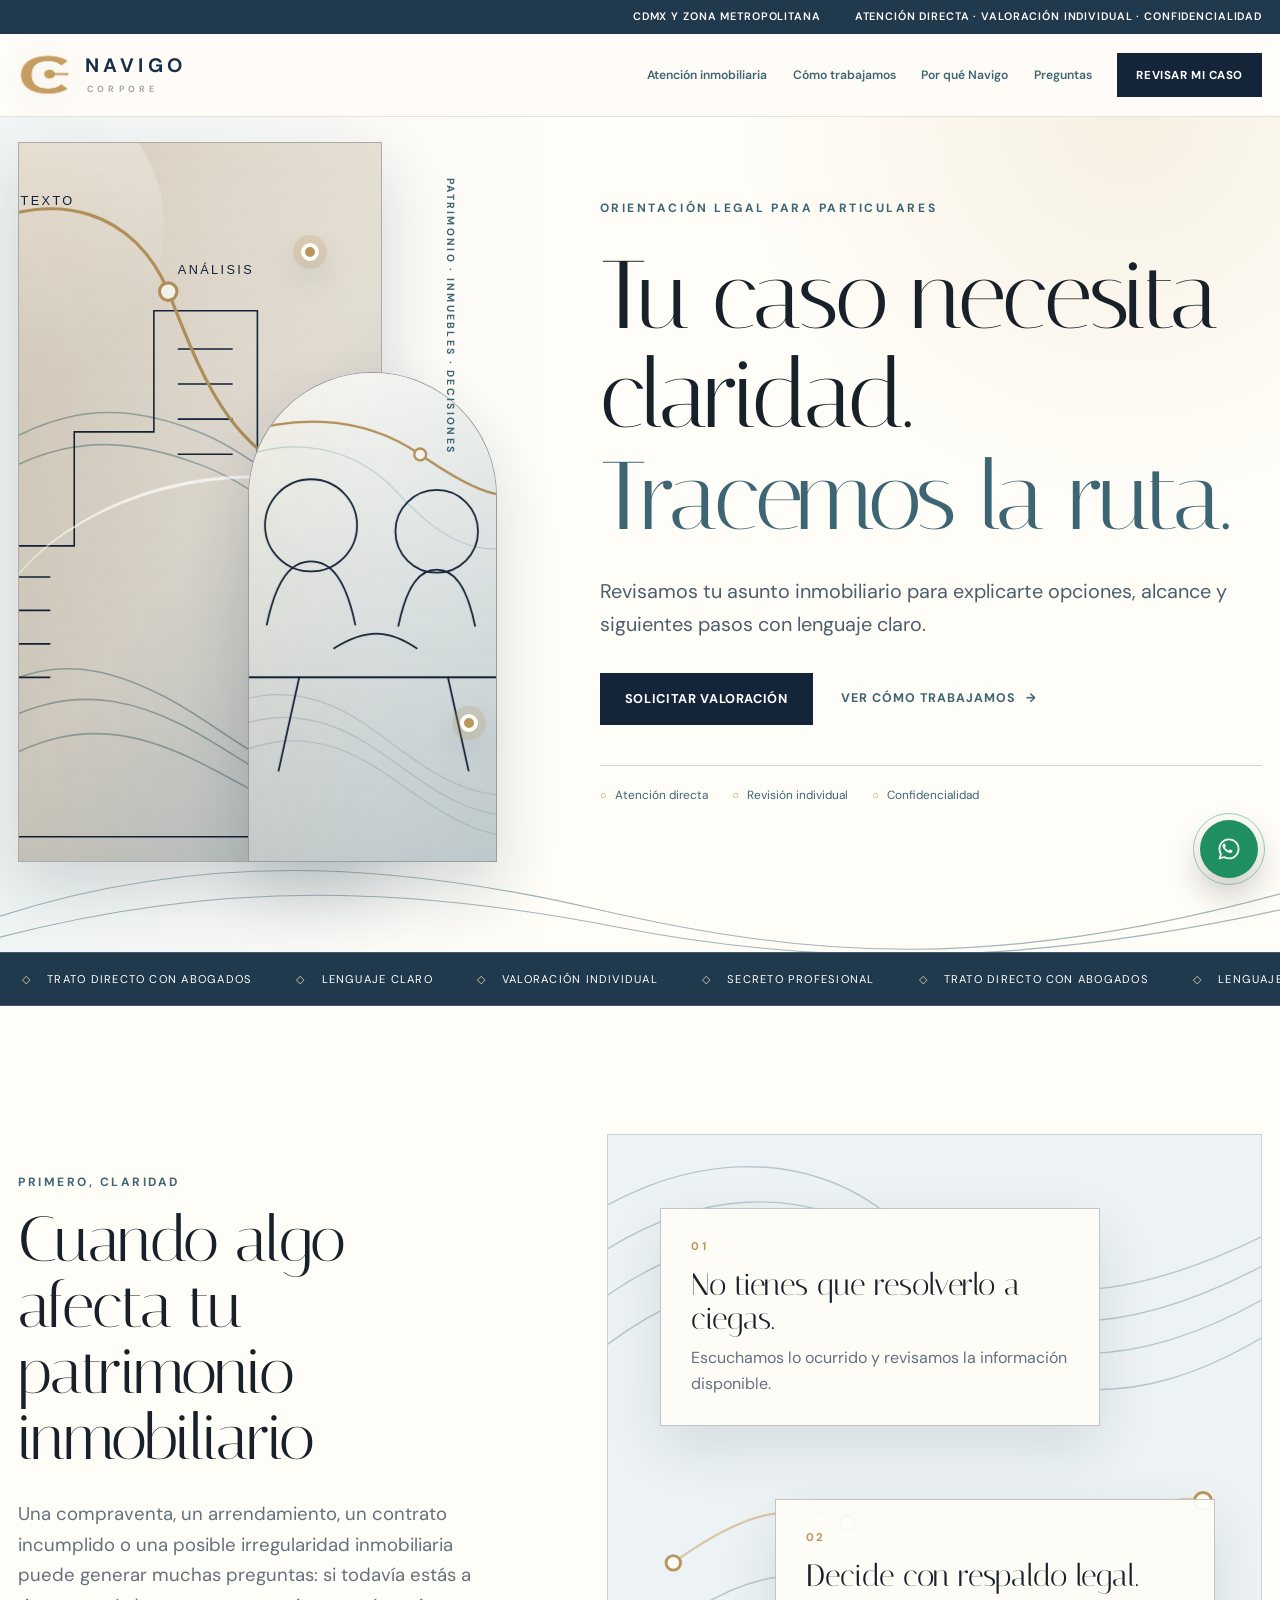
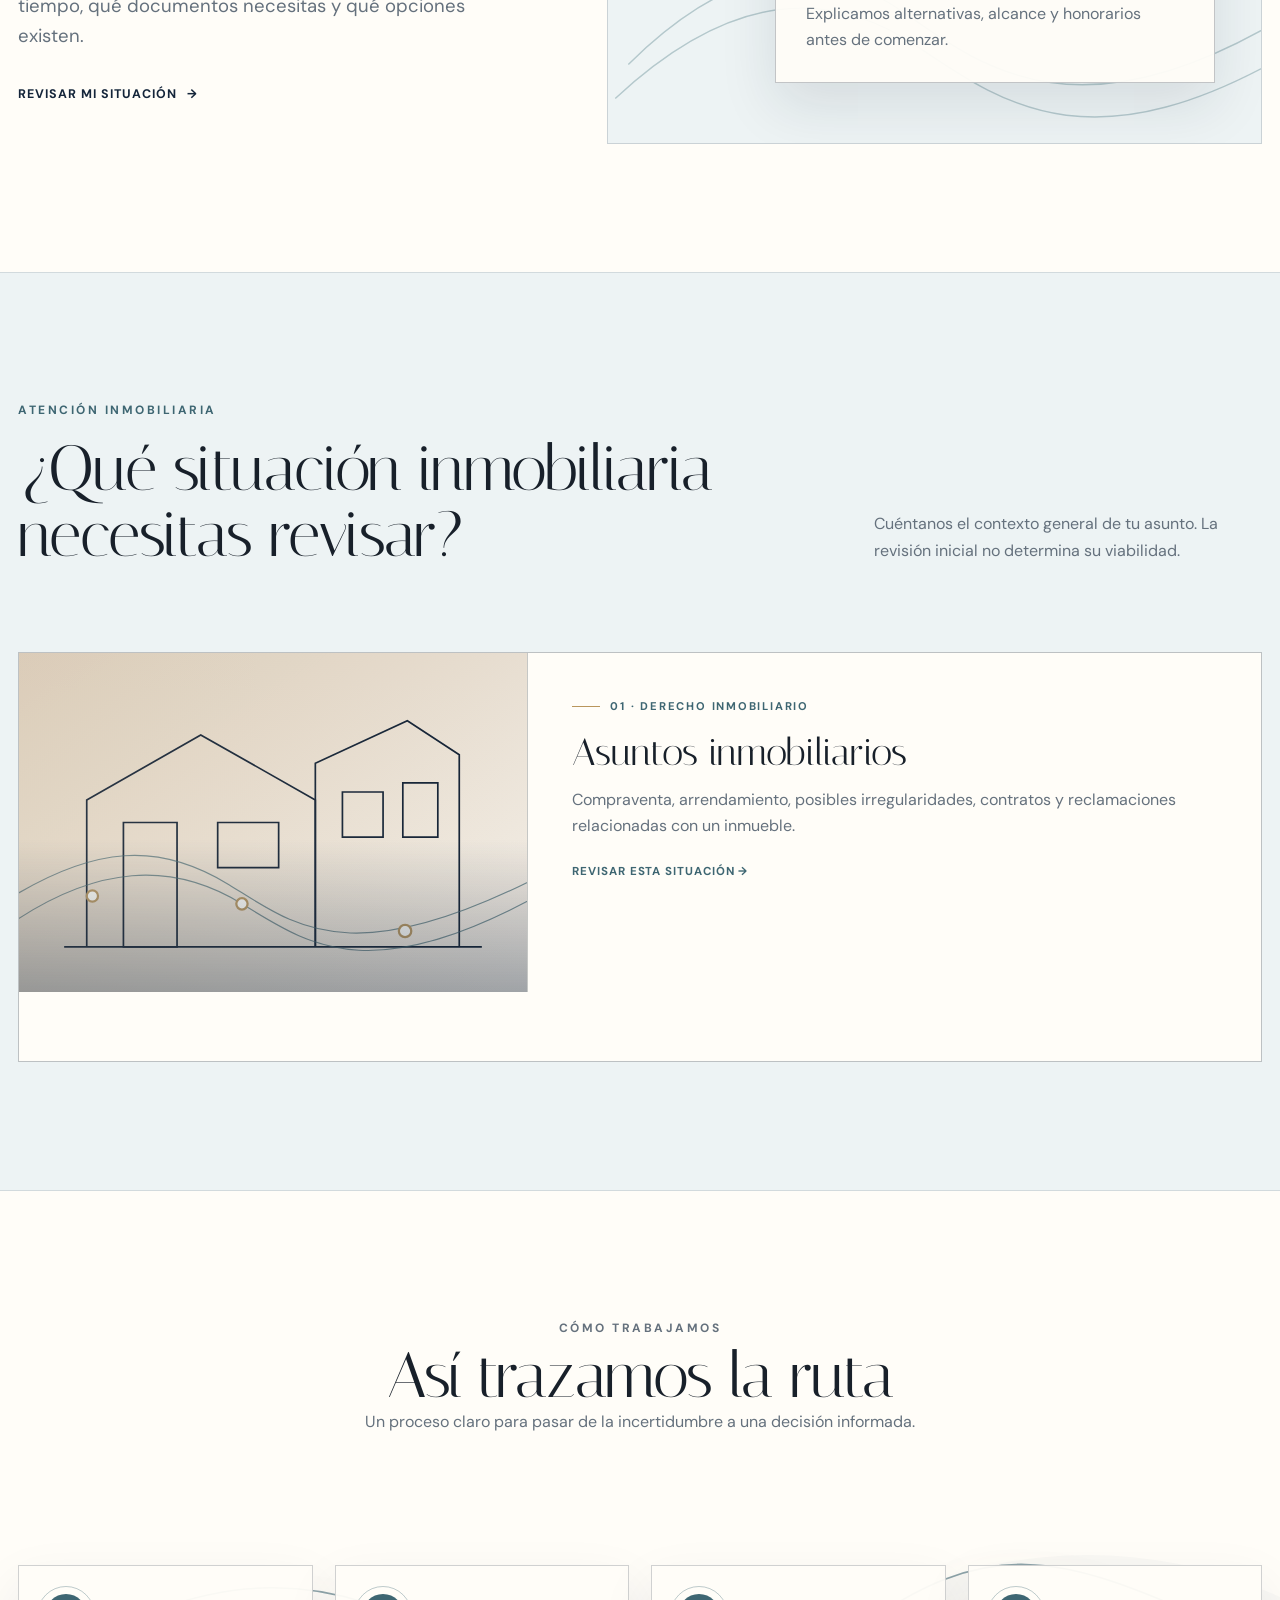
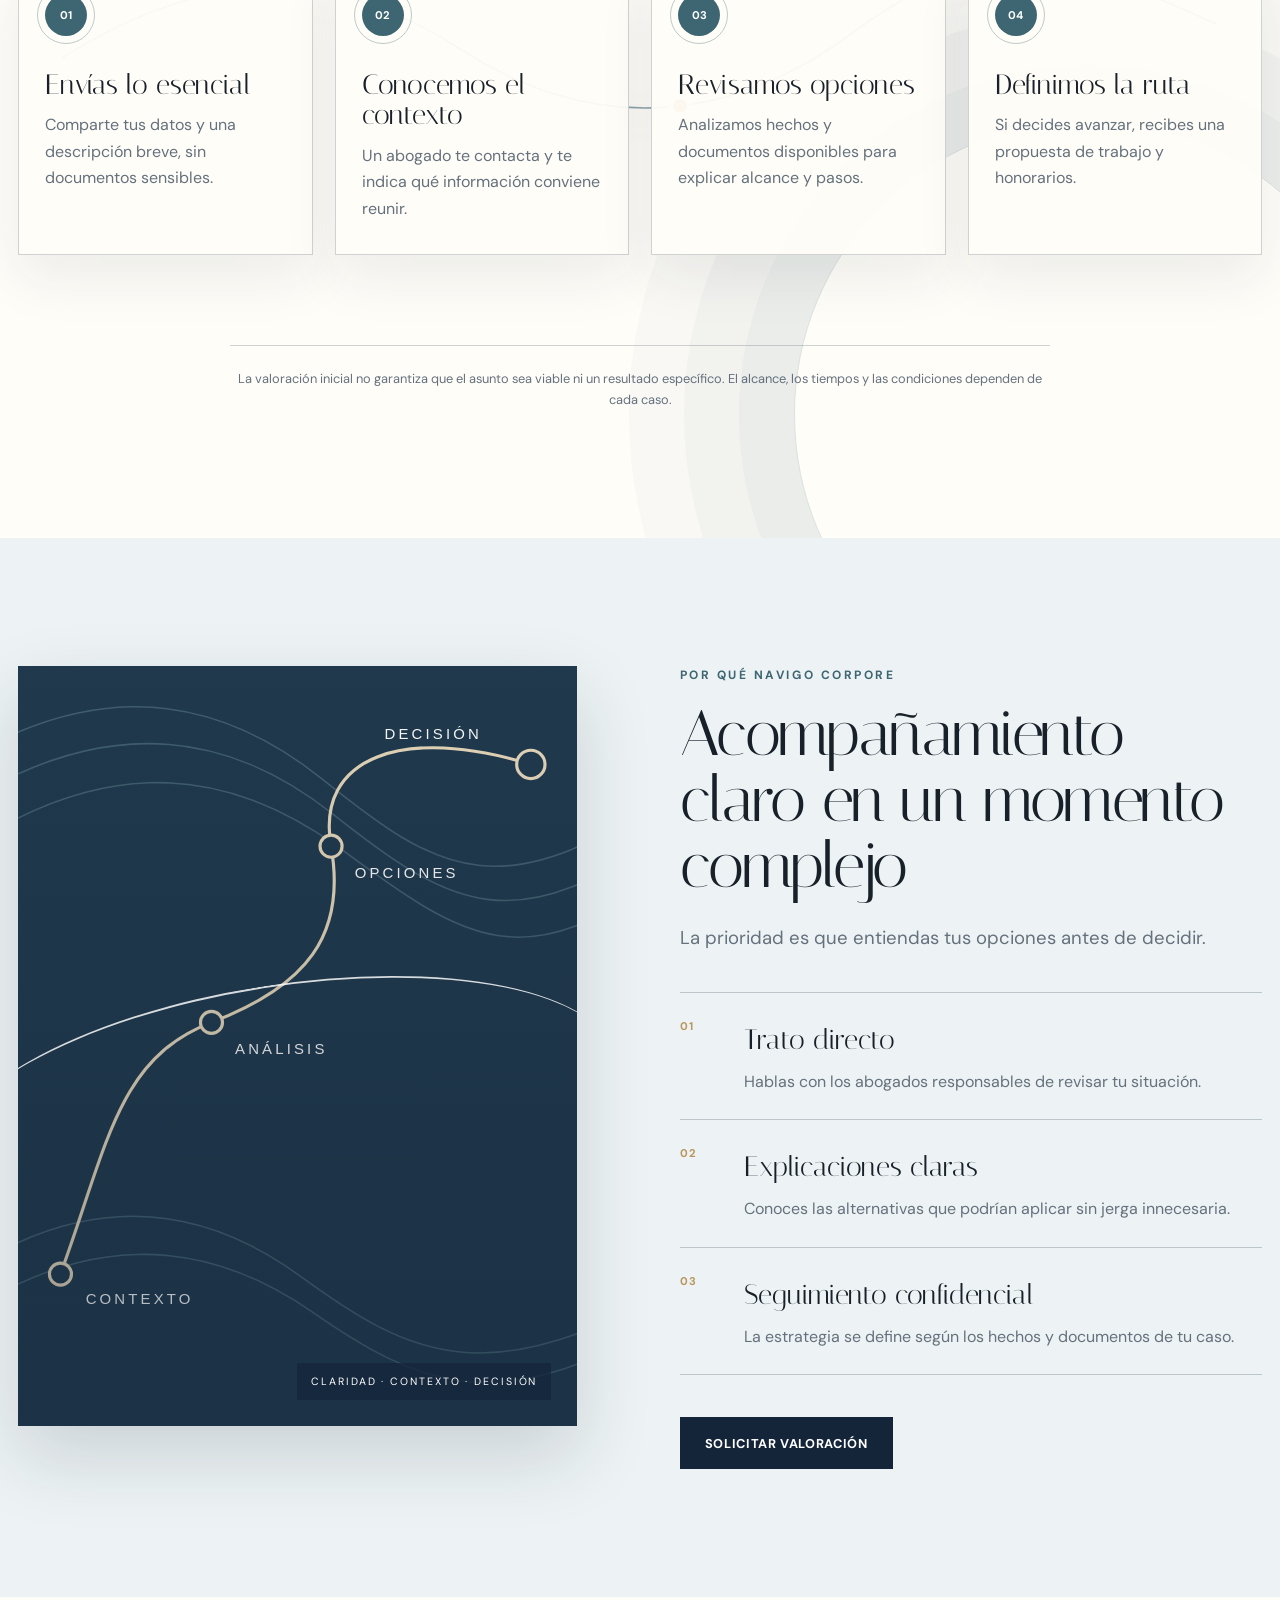
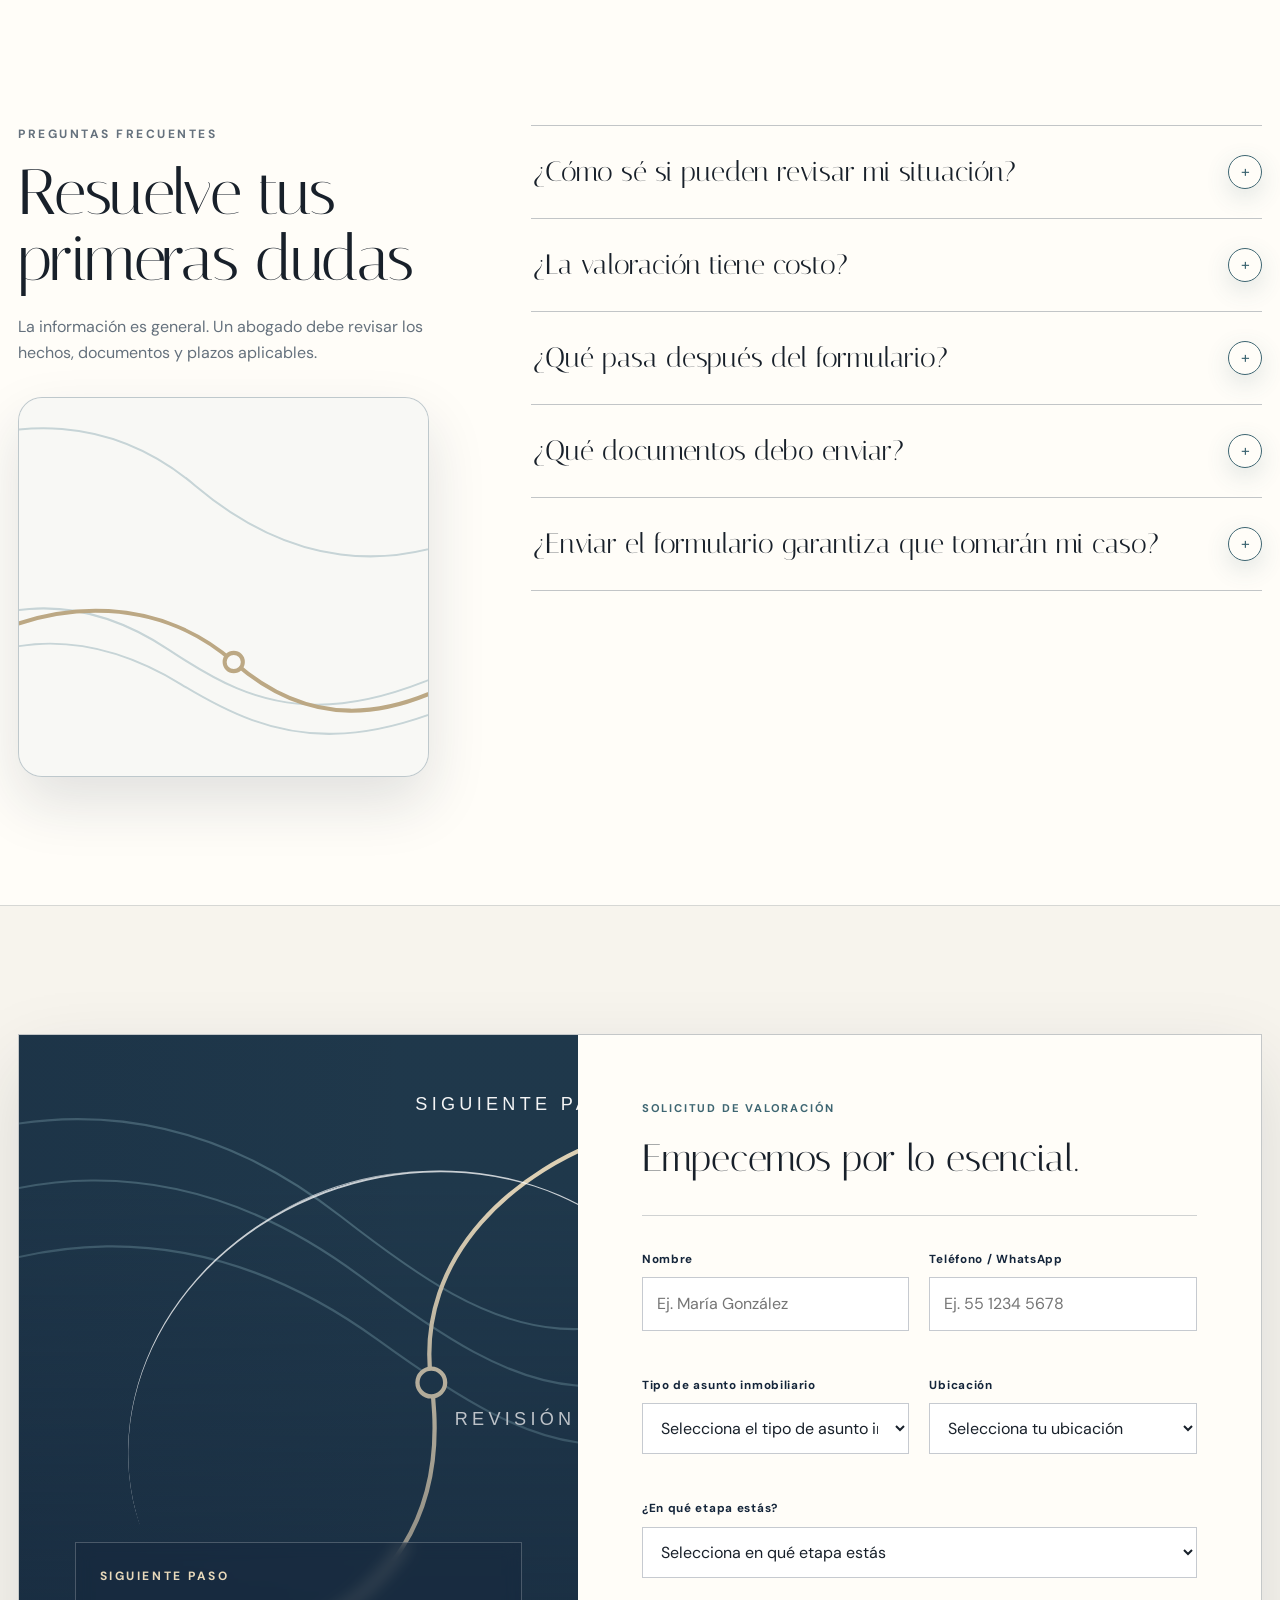
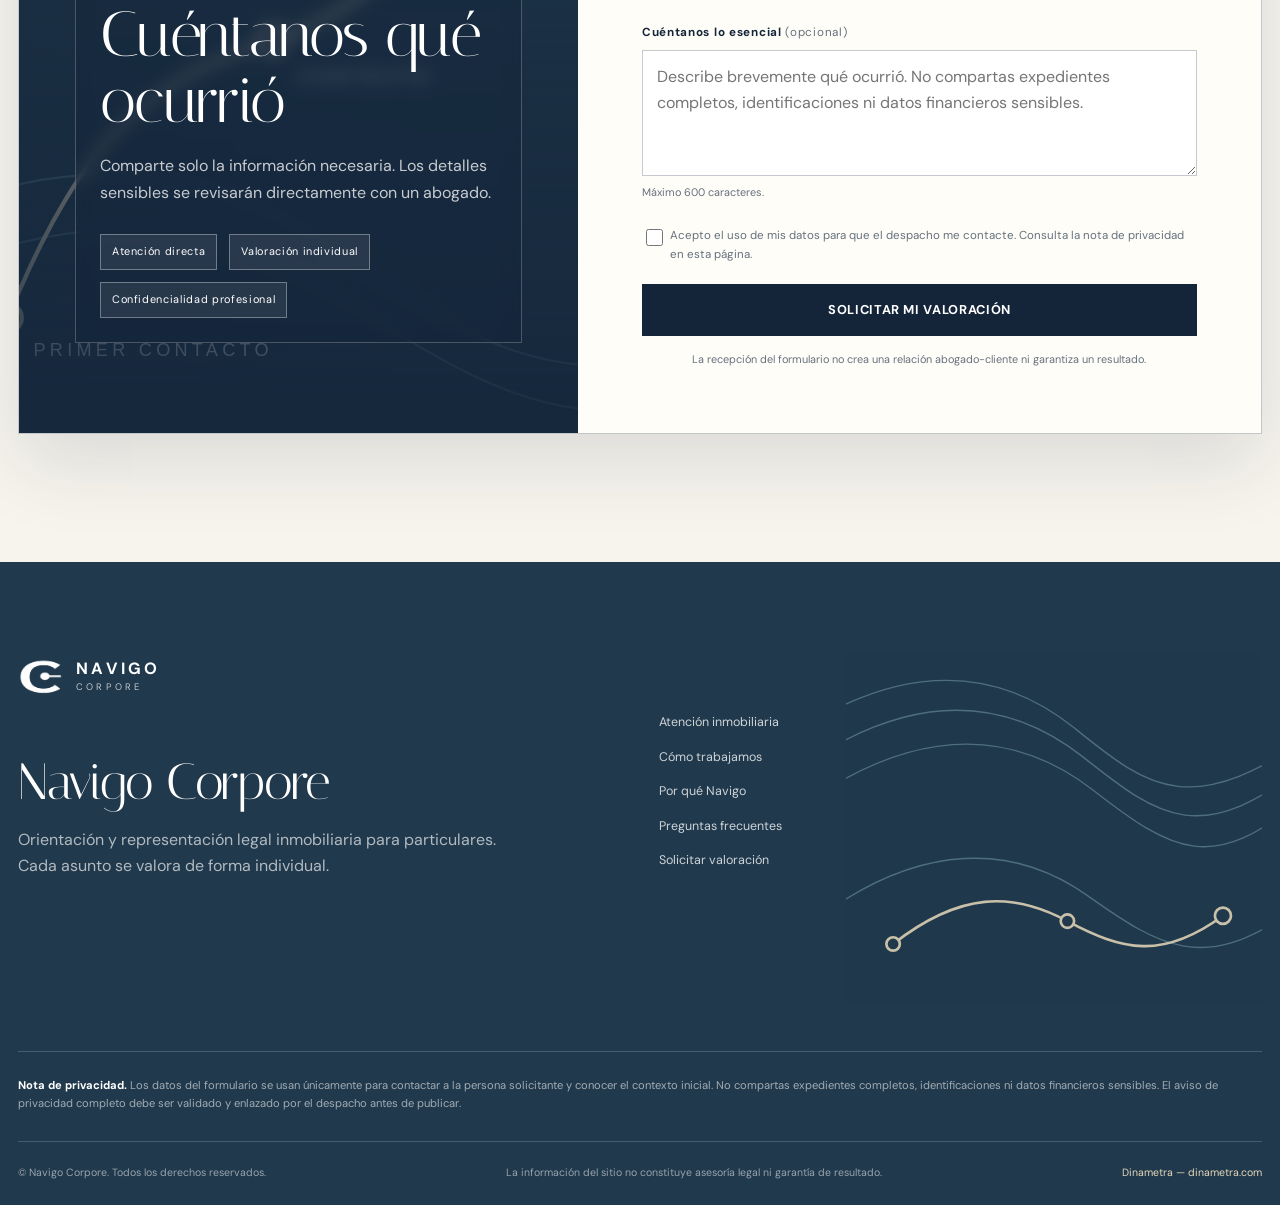
<file: index.html>
<!doctype html>
<html lang="es-MX">
<head>
  <meta charset="utf-8">
  <meta name="viewport" content="width=device-width, initial-scale=1, viewport-fit=cover">
  <title>Orientación legal inmobiliaria | Navigo Corpore</title>
  <meta name="description" content="Solicita una valoración legal clara y confidencial para asuntos inmobiliarios en CDMX y zona metropolitana.">
  <link rel="canonical" href="https://navigocorpore.com/">
  <link rel="icon" href="assets/navigo-mark.png">
  <link rel="preconnect" href="https://fonts.googleapis.com">
  <link rel="preconnect" href="https://fonts.gstatic.com" crossorigin>
  <link href="https://fonts.googleapis.com/css2?family=DM+Sans:wght@400;500;600;700&family=Italiana&display=swap" rel="stylesheet">
  <link rel="stylesheet" href="styles.css?v=5.0.0">
</head>
<body data-page="landing" data-brand="navigo">
  <a class="skip-link" href="#contenido">Saltar al contenido</a>

  <header class="site-header" id="siteHeader">
    <div class="utility-bar">
      <div class="shell utility-inner">
        <span>CDMX y zona metropolitana</span>
        <span>Atención directa · Valoración individual · Confidencialidad</span>
      </div>
    </div>

    <nav class="nav shell" aria-label="Navegación principal">
      <a class="brand brand-full brand-official" href="#inicio" aria-label="Navigo Corpore, inicio">
        <img class="brand-symbol" src="assets/navigo-mark-gold.png" alt="" width="64" height="64">
        <span class="brand-wordmark" aria-hidden="true">
          <strong>NAVIGO</strong>
          <small>CORPORE</small>
        </span>
      </a>

      <button class="menu-toggle" id="menuToggle" aria-expanded="false" aria-controls="navLinks" type="button">
        <span></span><span></span><span></span><span class="sr-only">Abrir menú</span>
      </button>

      <div class="nav-links" id="navLinks">
        <a href="#areas">Atención inmobiliaria</a>
        <a href="#proceso">Cómo trabajamos</a>
        <a href="#por-que">Por qué Navigo</a>
        <a href="#faq">Preguntas</a>
        <a class="btn btn-small js-scroll-form" data-location="navbar" href="#formulario">Revisar mi caso</a>
      </div>
    </nav>
  </header>

  <main id="contenido">
    <section class="hero" id="inicio">
      <div class="hero-stage shell">
        <div class="hero-visual reveal" aria-label="Acompañamiento legal directo y humano">
          <div class="hero-panel hero-panel-tall float-mask">
            <img
              src="https://images.unsplash.com/photo-1521791055366-0d553872125f?auto=format&fit=crop&w=1200&q=88"
              alt="Profesionales conversando durante una asesoría"
              width="1200" height="1600"
              fetchpriority="high"
              onerror="this.onerror=null;this.src='assets/hero-routes.svg';">
            <span class="photo-wash"></span>
            <span class="route-overlay route-overlay-a" aria-hidden="true"></span>
          </div>
          <div class="hero-arch float-mask">
            <img
              src="https://images.unsplash.com/photo-1556761175-b413da4baf72?auto=format&fit=crop&w=900&q=88"
              alt="Reunión de trabajo para revisar una situación"
              width="900" height="1200"
              fetchpriority="high"
              onerror="this.onerror=null;this.src='assets/consultation-lines.svg';">
            <span class="photo-wash"></span>
          </div>
          <span class="hero-orbit hero-orbit-a" aria-hidden="true"></span>
          <span class="hero-orbit hero-orbit-b" aria-hidden="true"></span>
          <div class="hero-route-label">PATRIMONIO · INMUEBLES · DECISIONES</div>
        </div>

        <div class="hero-copy reveal">
          <p class="eyebrow">Orientación legal para particulares</p>
          <h1 data-dynamic-title>
            <span class="hero-title-main">Tu caso necesita claridad.</span>
            <strong class="hero-title-accent">Tracemos la ruta.</strong>
          </h1>
          <p class="hero-lead" data-dynamic-lead>
            Revisamos tu asunto inmobiliario para explicarte opciones, alcance y siguientes pasos con lenguaje claro.
          </p>
          <div class="hero-actions">
            <a class="btn js-scroll-form" data-location="hero" href="#formulario">Solicitar valoración</a>
            <a class="text-link" href="#proceso">Ver cómo trabajamos <span aria-hidden="true">→</span></a>
          </div>
          <div class="hero-proof" aria-label="Puntos de confianza">
            <span>Atención directa</span>
            <span>Revisión individual</span>
            <span>Confidencialidad</span>
          </div>
        </div>
      </div>

      <div class="hero-line" aria-hidden="true">
        <svg viewBox="0 0 1440 120" preserveAspectRatio="none">
          <path d="M-20,78 C220,5 440,18 670,65 C910,114 1120,130 1460,45" />
          <path d="M-20,98 C250,32 470,44 700,84 C980,132 1220,110 1460,62" />
        </svg>
      </div>
    </section>

    <div class="marquee" aria-label="Compromisos de atención">
      <div class="marquee-track">
        <div class="marquee-group">
          <span>Trato directo con abogados</span>
          <span>Lenguaje claro</span>
          <span>Valoración individual</span>
          <span>Secreto profesional</span>
        </div>
        <div class="marquee-group" aria-hidden="true">
          <span>Trato directo con abogados</span>
          <span>Lenguaje claro</span>
          <span>Valoración individual</span>
          <span>Secreto profesional</span>
        </div>
        <div class="marquee-group" aria-hidden="true">
          <span>Trato directo con abogados</span>
          <span>Lenguaje claro</span>
          <span>Valoración individual</span>
          <span>Secreto profesional</span>
        </div>
      </div>
    </div>

    <section class="section intro" id="contexto">
      <div class="shell intro-grid">
        <div class="intro-copy reveal">
          <p class="eyebrow">Primero, claridad</p>
          <h2>Cuando algo afecta tu patrimonio inmobiliario</h2>
          <p class="lead">
            Una compraventa, un arrendamiento, un contrato incumplido o una posible irregularidad inmobiliaria puede generar muchas preguntas: si todavía estás a tiempo, qué documentos necesitas y qué opciones existen.
          </p>
          <a class="text-link dark js-scroll-form" data-location="contexto" href="#formulario">Revisar mi situación <span aria-hidden="true">→</span></a>
        </div>

        <div class="intro-visual reveal">
          <img src="assets/pattern-topography.svg" alt="Patrón abstracto de líneas que representa rutas y decisiones">
          <div class="intro-note intro-note-a">
            <span>01</span>
            <strong>No tienes que resolverlo a ciegas.</strong>
            <p>Escuchamos lo ocurrido y revisamos la información disponible.</p>
          </div>
          <div class="intro-note intro-note-b">
            <span>02</span>
            <strong>Decide con respaldo legal.</strong>
            <p>Explicamos alternativas, alcance y honorarios antes de comenzar.</p>
          </div>
        </div>
      </div>
    </section>

    <section class="section areas" id="areas">
      <div class="shell">
        <header class="section-head reveal">
          <div>
            <p class="eyebrow">Atención inmobiliaria</p>
            <h2>¿Qué situación inmobiliaria necesitas revisar?</h2>
          </div>
          <p>Cuéntanos el contexto general de tu asunto. La revisión inicial no determina su viabilidad.</p>
        </header>

        <div class="area-grid">
          <button class="area-card area-card-wide area-card-single reveal js-select-case" data-location="area-inmobiliaria" data-situation="Problema inmobiliario" type="button">
            <span class="area-art">
              <img src="https://images.unsplash.com/photo-1560518883-ce09059eeffa?auto=format&fit=crop&w=1200&q=86"
                   alt="Fachada residencial relacionada con patrimonio inmobiliario"
                   width="1200" height="800" loading="lazy"
                   onerror="this.onerror=null;this.src='assets/property-lines.svg';">
            </span>
            <span class="area-body">
              <small>01 · Derecho inmobiliario</small>
              <strong>Asuntos inmobiliarios</strong>
              <span>Compraventa, arrendamiento, posibles irregularidades, contratos y reclamaciones relacionadas con un inmueble.</span>
              <em>Revisar esta situación →</em>
            </span>
          </button>
        </div>
      </div>
    </section>

    <section class="section process" id="proceso">
      <div class="process-pattern" aria-hidden="true"></div>
      <div class="shell">
        <header class="section-head centered reveal">
          <p class="eyebrow">Cómo trabajamos</p>
          <h2>Así trazamos la ruta</h2>
          <p>Un proceso claro para pasar de la incertidumbre a una decisión informada.</p>
        </header>

        <div class="process-map reveal">
          <svg class="process-path" viewBox="0 0 1100 210" preserveAspectRatio="none" aria-hidden="true">
            <defs>
              <filter id="timelineGlow" x="-50%" y="-50%" width="200%" height="200%">
                <feGaussianBlur stdDeviation="5" result="blur"/>
                <feMerge><feMergeNode in="blur"/><feMergeNode in="SourceGraphic"/></feMerge>
              </filter>
            </defs>
            <path id="timelineRoute" class="timeline-route" pathLength="1"
                  d="M40 126 C170 42, 280 44, 390 118 S620 194, 738 104 S920 30, 1060 96" />
            <circle class="timeline-orb" r="8" filter="url(#timelineGlow)">
              <animateMotion dur="5s" repeatCount="indefinite"
                path="M40 126 C170 42, 280 44, 390 118 S620 194, 738 104 S920 30, 1060 96" />
            </circle>
          </svg>
          <ol class="process-steps">
            <li>
              <span>01</span>
              <strong>Envías lo esencial</strong>
              <p>Comparte tus datos y una descripción breve, sin documentos sensibles.</p>
            </li>
            <li>
              <span>02</span>
              <strong>Conocemos el contexto</strong>
              <p>Un abogado te contacta y te indica qué información conviene reunir.</p>
            </li>
            <li>
              <span>03</span>
              <strong>Revisamos opciones</strong>
              <p>Analizamos hechos y documentos disponibles para explicar alcance y pasos.</p>
            </li>
            <li>
              <span>04</span>
              <strong>Definimos la ruta</strong>
              <p>Si decides avanzar, recibes una propuesta de trabajo y honorarios.</p>
            </li>
          </ol>
        </div>

        <p class="legal-note reveal">
          La valoración inicial no garantiza que el asunto sea viable ni un resultado específico. El alcance, los tiempos y las condiciones dependen de cada caso.
        </p>
      </div>
    </section>

    <section class="section why" id="por-que">
      <div class="shell why-grid">
        <div class="why-visual reveal">
          <img src="https://images.unsplash.com/photo-1454165804606-c3d57bc86b40?auto=format&fit=crop&w=1400&q=88"
               alt="Profesionales revisando información para tomar una decisión"
               width="1400" height="1700" loading="lazy"
               onerror="this.onerror=null;this.src='assets/why-lines.svg';">
          <span class="why-photo-line" aria-hidden="true"></span>
          <div class="why-caption">CLARIDAD · CONTEXTO · DECISIÓN</div>
        </div>

        <div class="why-copy reveal">
          <p class="eyebrow">Por qué Navigo Corpore</p>
          <h2>Acompañamiento claro en un momento complejo</h2>
          <p class="lead">La prioridad es que entiendas tus opciones antes de decidir.</p>

          <div class="why-list">
            <article>
              <span>01</span>
              <div>
                <strong>Trato directo</strong>
                <p>Hablas con los abogados responsables de revisar tu situación.</p>
              </div>
            </article>
            <article>
              <span>02</span>
              <div>
                <strong>Explicaciones claras</strong>
                <p>Conoces las alternativas que podrían aplicar sin jerga innecesaria.</p>
              </div>
            </article>
            <article>
              <span>03</span>
              <div>
                <strong>Seguimiento confidencial</strong>
                <p>La estrategia se define según los hechos y documentos de tu caso.</p>
              </div>
            </article>
          </div>

          <a class="btn btn-dark js-scroll-form" data-location="por-que" href="#formulario">Solicitar valoración</a>
        </div>
      </div>
    </section>

    <section class="section faq-section" id="faq">
      <div class="shell faq-grid">
        <div class="faq-heading reveal">
          <p class="eyebrow">Preguntas frecuentes</p>
          <h2>Resuelve tus primeras dudas</h2>
          <p>La información es general. Un abogado debe revisar los hechos, documentos y plazos aplicables.</p>
          <div class="faq-photo float-photo">
            <img src="https://images.unsplash.com/photo-1450101499163-c8848c66ca85?auto=format&fit=crop&w=900&q=84"
                 alt="Documentos organizados para una revisión profesional"
                 width="900" height="1100" loading="lazy"
                 onerror="this.onerror=null;this.src='assets/faq-lines.svg';">
          </div>
        </div>

        <div class="faq-list reveal">
          <article class="faq-item">
            <button type="button" aria-expanded="false">
              <span>¿Cómo sé si pueden revisar mi situación?</span><i>+</i>
            </button>
            <div class="faq-answer">
              <p>Atendemos asuntos inmobiliarios en CDMX y zona metropolitana. En el primer contacto confirmamos si la situación entra en el alcance de la práctica.</p>
            </div>
          </article>
          <article class="faq-item">
            <button type="button" aria-expanded="false">
              <span>¿La valoración tiene costo?</span><i>+</i>
            </button>
            <div class="faq-answer">
              <p>El costo y el alcance se confirman antes de comenzar. Si una revisión documental extensa genera honorarios, se te informará previamente.</p>
            </div>
          </article>
          <article class="faq-item">
            <button type="button" aria-expanded="false">
              <span>¿Qué pasa después del formulario?</span><i>+</i>
            </button>
            <div class="faq-answer">
              <p>Un abogado te contacta para conocer el contexto, indicarte qué documentos podrían ser útiles y explicarte cómo puede continuar la revisión.</p>
            </div>
          </article>
          <article class="faq-item">
            <button type="button" aria-expanded="false">
              <span>¿Qué documentos debo enviar?</span><i>+</i>
            </button>
            <div class="faq-answer">
              <p>En el formulario no envíes expedientes completos, identificaciones ni datos financieros sensibles. El equipo te indicará qué documentos son necesarios y por qué medio compartirlos.</p>
            </div>
          </article>
          <article class="faq-item">
            <button type="button" aria-expanded="false">
              <span>¿Enviar el formulario garantiza que tomarán mi caso?</span><i>+</i>
            </button>
            <div class="faq-answer">
              <p>No. La recepción del formulario permite conocer el contexto inicial, pero no crea una relación abogado-cliente ni garantiza viabilidad o resultado.</p>
            </div>
          </article>
        </div>
      </div>
    </section>

    <section class="section form-section" id="formulario">
      <div class="shell form-shell">
        <div class="form-visual reveal">
          <img src="https://images.unsplash.com/photo-1556761175-4b46a572b786?auto=format&fit=crop&w=1200&q=88"
               alt="Conversación privada con acompañamiento profesional"
               width="1200" height="1600" loading="lazy"
               onerror="this.onerror=null;this.src='assets/form-routes.svg';">
          <span class="form-route-line" aria-hidden="true"></span>
          <div class="form-visual-copy">
            <p class="eyebrow">Siguiente paso</p>
            <h2>Cuéntanos qué ocurrió</h2>
            <p>Comparte solo la información necesaria. Los detalles sensibles se revisarán directamente con un abogado.</p>
            <div class="form-microproof">
              <span>Atención directa</span>
              <span>Valoración individual</span>
              <span>Confidencialidad profesional</span>
            </div>
          </div>
        </div>

        <form class="lead-form reveal" id="leadForm" data-thanks="gracias.html" novalidate>
          <div class="form-title">
            <span>Solicitud de valoración</span>
            <strong>Empecemos por lo esencial.</strong>
          </div>

          <div class="form-grid">
            <div class="field">
              <label for="leadForm-nombre">Nombre</label>
              <input id="leadForm-nombre" name="nombre" autocomplete="name" placeholder="Ej. María González" required>
              <span class="field-error" aria-live="polite"></span>
            </div>

            <div class="field">
              <label for="leadForm-telefono">Teléfono / WhatsApp</label>
              <input id="leadForm-telefono" name="telefono" type="tel" autocomplete="tel" placeholder="Ej. 55 1234 5678" required>
              <span class="field-error" aria-live="polite"></span>
            </div>

            <div class="field">
              <label for="leadForm-situacion">Tipo de asunto inmobiliario</label>
              <select id="leadForm-situacion" name="situacion" required>
                <option value="" disabled selected>Selecciona el tipo de asunto inmobiliario</option>
                <option>Problema inmobiliario</option>
                <option>Compraventa de inmueble</option>
                <option>Arrendamiento</option>
                <option>Incumplimiento de contrato</option>
                <option>Posible irregularidad inmobiliaria</option>
                <option>Reclamación relacionada con un inmueble</option>
                <option>Otro asunto inmobiliario</option>
              </select>
              <span class="field-error" aria-live="polite"></span>
            </div>

            <div class="field">
              <label for="leadForm-ubicacion">Ubicación</label>
              <select id="leadForm-ubicacion" name="ubicacion" required>
                <option value="" disabled selected>Selecciona tu ubicación</option>
                <option>CDMX</option>
                <option>Estado de México / zona metropolitana</option>
                <option>Otra</option>
              </select>
              <span class="field-error" aria-live="polite"></span>
            </div>

            <div class="field full">
              <label for="leadForm-etapa">¿En qué etapa estás?</label>
              <select id="leadForm-etapa" name="etapa" required>
                <option value="" disabled selected>Selecciona en qué etapa estás</option>
                <option>Apenas busco orientación</option>
                <option>Ya tengo documentos o evidencia</option>
                <option>Ya inicié un proceso</option>
                <option>Es urgente por un plazo</option>
                <option>Otro</option>
              </select>
              <span class="field-error" aria-live="polite"></span>
            </div>

            <div class="field full">
              <label for="leadForm-resumen">Cuéntanos lo esencial <span>(opcional)</span></label>
              <textarea id="leadForm-resumen" name="resumen" maxlength="600" placeholder="Describe brevemente qué ocurrió. No compartas expedientes completos, identificaciones ni datos financieros sensibles."></textarea>
              <span class="field-helper">Máximo 600 caracteres.</span>
            </div>
          </div>

          <input type="hidden" name="marca" value="Navigo Corpore">
          <input type="hidden" name="utm_source">
          <input type="hidden" name="utm_medium">
          <input type="hidden" name="utm_campaign">
          <input type="hidden" name="utm_content">
          <input type="hidden" name="utm_term">

          <label class="checkbox">
            <input type="checkbox" name="consentimiento" value="Aceptado" required>
            <span>Acepto el uso de mis datos para que el despacho me contacte. Consulta la nota de privacidad en esta página.</span>
          </label>

          <button class="btn btn-dark btn-full" id="submitButton" type="submit">
            <span class="submit-label">Solicitar mi valoración</span>
            <span class="submit-loading" hidden>Enviando…</span>
          </button>

          <p class="form-note">La recepción del formulario no crea una relación abogado-cliente ni garantiza un resultado.</p>
        </form>
      </div>
    </section>
  </main>

  <footer class="site-footer">
    <div class="shell footer-main">
      <div class="footer-brand">
        <a class="brand" href="#inicio" aria-label="Navigo Corpore, inicio">
          <img src="assets/navigo-mark.png" alt="" width="46" height="46">
          <span><strong>NAVIGO</strong><small>CORPORE</small></span>
        </a>
        <h2>Navigo Corpore</h2>
        <p>Orientación y representación legal inmobiliaria para particulares. Cada asunto se valora de forma individual.</p>
      </div>

      <nav class="footer-links" aria-label="Navegación del pie">
        <a href="#areas">Atención inmobiliaria</a>
        <a href="#proceso">Cómo trabajamos</a>
        <a href="#por-que">Por qué Navigo</a>
        <a href="#faq">Preguntas frecuentes</a>
        <a href="#formulario">Solicitar valoración</a>
      </nav>

      <div class="footer-pattern" aria-hidden="true">
        <img src="assets/footer-lines.svg" alt="">
      </div>
    </div>

    <div class="shell privacy-note" id="privacidad">
      <strong>Nota de privacidad.</strong>
      Los datos del formulario se usan únicamente para contactar a la persona solicitante y conocer el contexto inicial. No compartas expedientes completos, identificaciones ni datos financieros sensibles. El aviso de privacidad completo debe ser validado y enlazado por el despacho antes de publicar.
    </div>

    <div class="shell footer-bottom">
      <span>© Navigo Corpore. Todos los derechos reservados.</span>
      <span>La información del sitio no constituye asesoría legal ni garantía de resultado.</span>
      <a href="https://dinametra.com/" target="_blank" rel="noopener">Dinametra — dinametra.com</a>
    </div>
  </footer>

  <!-- Reemplazar NUMERO_WHATSAPP por el número real con código de país, sin + ni espacios. -->
  <a class="whatsapp-fab" href="https://wa.me/NUMERO_WHATSAPP?text=Hola%2C%20quiero%20solicitar%20orientaci%C3%B3n%20sobre%20un%20asunto%20inmobiliario." target="_blank" rel="noopener" aria-label="Hablar por WhatsApp">
    <svg aria-hidden="true" viewBox="0 0 32 32"><path d="M19.11 17.24c-.26-.13-1.53-.75-1.77-.84-.24-.09-.41-.13-.59.13-.17.26-.68.84-.83 1.01-.15.17-.31.2-.57.07-.26-.13-1.1-.41-2.09-1.29-.77-.69-1.29-1.54-1.44-1.8-.15-.26-.02-.4.11-.53.12-.12.26-.31.39-.46.13-.15.17-.26.26-.44.09-.17.04-.33-.02-.46-.07-.13-.59-1.42-.81-1.94-.21-.51-.43-.44-.59-.45h-.5c-.17 0-.46.07-.7.33-.24.26-.92.9-.92 2.2s.94 2.55 1.07 2.73c.13.17 1.86 2.84 4.5 3.98.63.27 1.12.44 1.5.56.63.2 1.2.17 1.65.1.5-.07 1.53-.63 1.75-1.23.22-.61.22-1.13.15-1.23-.07-.11-.24-.17-.5-.3zM16.03 4.8c-6.14 0-11.13 4.98-11.13 11.12 0 1.96.51 3.88 1.47 5.56L4.8 27.2l5.86-1.54a11.08 11.08 0 0 0 5.36 1.36h.01c6.13 0 11.12-4.99 11.12-11.12 0-2.97-1.16-5.77-3.26-7.87a11.06 11.06 0 0 0-7.86-3.23zm0 20.34h-.01a9.22 9.22 0 0 1-4.7-1.29l-.34-.2-3.48.91.93-3.39-.22-.35a9.23 9.23 0 0 1-1.42-4.91c0-5.09 4.15-9.23 9.25-9.23 2.47 0 4.79.96 6.54 2.71a9.19 9.19 0 0 1 2.71 6.53c-.01 5.09-4.16 9.23-9.26 9.23z"/></svg>
  </a>

  <script src="script.js?v=5.0.0"></script>
</body>
</html>
</file>
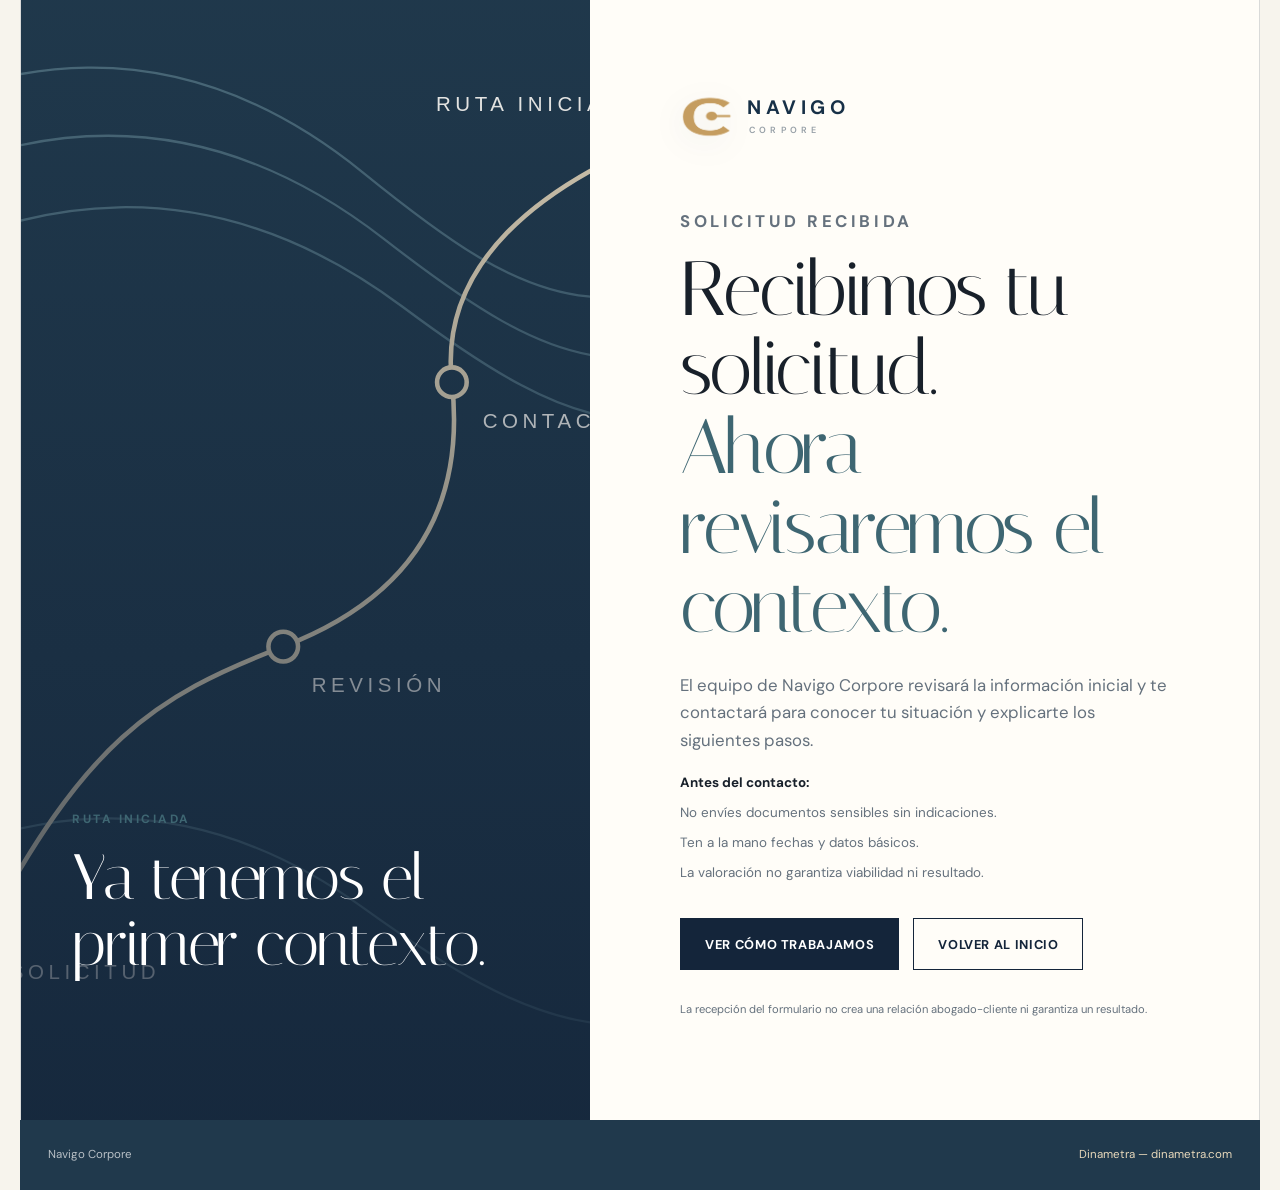
<file: gracias.html>
<!doctype html>
<html lang="es-MX">
<head>
  <meta charset="utf-8">
  <meta name="viewport" content="width=device-width, initial-scale=1, viewport-fit=cover">
  <title>Solicitud recibida | Navigo Corpore</title>
  <meta name="description" content="Tu solicitud fue recibida por Navigo Corpore.">
  <meta name="theme-color" content="#14253a">
  <link rel="icon" href="assets/navigo-mark.png">
  <link rel="preconnect" href="https://fonts.googleapis.com">
  <link rel="preconnect" href="https://fonts.gstatic.com" crossorigin>
  <link href="https://fonts.googleapis.com/css2?family=DM+Sans:wght@400;500;600;700&family=Italiana&display=swap" rel="stylesheet">
  <link rel="stylesheet" href="styles.css?v=5.0.0">
</head>
<body data-page="thanks" data-brand="navigo">
  <main class="thanks-page">
    <div class="thanks-shell">
      <section class="thanks-visual" aria-label="Confirmación visual">
        <img src="assets/thanks-routes.svg" alt="Rutas lineales que convergen en un punto de llegada">
        <div class="thanks-visual-copy">
          <p class="eyebrow">Ruta iniciada</p>
          <h2>Ya tenemos el primer contexto.</h2>
        </div>
      </section>

      <section class="thanks-copy">
        <a class="brand brand-full brand-official" href="index.html" aria-label="Navigo Corpore, volver al inicio">
          <img class="brand-symbol" src="assets/navigo-mark-gold.png" alt="" width="64" height="64">
          <span class="brand-wordmark" aria-hidden="true">
            <strong>NAVIGO</strong>
            <small>CORPORE</small>
          </span>
        </a>

        <p class="eyebrow">Solicitud recibida</p>
        <h1>Recibimos tu solicitud. <em>Ahora revisaremos el contexto.</em></h1>
        <p id="thanksMessage">El equipo de Navigo Corpore revisará la información inicial y te contactará para conocer tu situación y explicarte los siguientes pasos.</p>

        <div class="thanks-summary" id="thanksSummary" aria-live="polite"></div>

        <div class="thanks-next">
          <strong>Antes del contacto:</strong>
          <span>No envíes documentos sensibles sin indicaciones.</span>
          <span>Ten a la mano fechas y datos básicos.</span>
          <span>La valoración no garantiza viabilidad ni resultado.</span>
        </div>

        <div class="thanks-actions">
          <a class="btn" href="index.html#proceso">Ver cómo trabajamos</a>
          <a class="btn btn-ghost" href="index.html">Volver al inicio</a>
        </div>

        <p class="thanks-legal">La recepción del formulario no crea una relación abogado-cliente ni garantiza un resultado.</p>
      </section>
    </div>

    <footer class="thanks-footer">
      <span>Navigo Corpore</span>
      <a href="https://dinametra.com/" target="_blank" rel="noopener">Dinametra — dinametra.com</a>
    </footer>
  </main>

  <script src="script.js?v=4.0.0"></script>
</body>
</html>
</file>
<file: styles.css>
/* Navigo Corpore — refresh visual inspirado en layouts editoriales claros */
:root {
  --navy: #14253a;
  --navy-2: #20394c;
  --teal: #3e6672;
  --gold: #b9965d;
  --gold-soft: #e8d9bb;
  --cream: #f7f4ed;
  --paper: #fffdf8;
  --sky: #edf3f4;
  --line: #bdd0d3;
  --ink: #18202a;
  --muted: #65717d;
  --white: #ffffff;
  --sans: "DM Sans", Arial, sans-serif;
  --display: "Italiana", Georgia, serif;
  --shell: min(1280px, calc(100% - 36px));
  --header-h: 116px;
  --radius: 0;
  --ease: cubic-bezier(.2,.75,.2,1);
}

* { box-sizing: border-box; }
html {
  scroll-behavior: smooth;
  scroll-padding-top: calc(var(--header-h) + 18px);
}
body {
  margin: 0;
  color: var(--ink);
  background: var(--paper);
  font-family: var(--sans);
  line-height: 1.65;
  overflow-x: hidden;
}
body.modal-open { overflow: hidden; }
img { display: block; max-width: 100%; }
button, input, select, textarea { font: inherit; }
button, a { -webkit-tap-highlight-color: transparent; }
button { color: inherit; }
a { color: inherit; text-decoration: none; }
:focus-visible { outline: 3px solid var(--gold); outline-offset: 4px; }
::selection { color: var(--white); background: var(--teal); }

.sr-only {
  position: absolute;
  width: 1px; height: 1px;
  padding: 0; margin: -1px;
  overflow: hidden;
  clip: rect(0,0,0,0);
  white-space: nowrap;
  border: 0;
}
.skip-link {
  position: fixed;
  z-index: 1000;
  top: 10px; left: 10px;
  padding: 10px 15px;
  background: var(--white);
  transform: translateY(-180%);
  transition: transform .2s;
}
.skip-link:focus { transform: translateY(0); }

.shell { width: var(--shell); margin-inline: auto; }
.section { position: relative; padding: clamp(84px, 10vw, 150px) 0; }
.eyebrow {
  margin: 0 0 15px;
  color: var(--teal);
  font-size: .75rem;
  font-weight: 700;
  letter-spacing: .21em;
  text-transform: uppercase;
}
h1, h2, h3 {
  margin-top: 0;
  font-family: var(--display);
  font-weight: 400;
  line-height: 1.03;
}
h1 { font-size: clamp(3.35rem, 7.5vw, 7.8rem); letter-spacing: -.035em; }
h2 { font-size: clamp(2.65rem, 5vw, 5.25rem); letter-spacing: -.025em; }
h3 { font-size: clamp(1.65rem, 2.8vw, 2.6rem); }
p { margin-top: 0; }
.lead { color: var(--muted); font-size: clamp(1rem, 1.45vw, 1.18rem); }

.btn {
  display: inline-flex;
  min-height: 52px;
  align-items: center;
  justify-content: center;
  gap: 9px;
  padding: 13px 24px;
  border: 1px solid var(--navy);
  border-radius: 0;
  color: var(--white);
  background: var(--navy);
  font-size: .8rem;
  font-weight: 700;
  letter-spacing: .05em;
  text-transform: uppercase;
  cursor: pointer;
  transition: transform .22s var(--ease), color .22s, background .22s, box-shadow .22s;
}
.btn:hover {
  transform: translateY(-2px);
  color: var(--navy);
  background: var(--gold-soft);
  box-shadow: 0 14px 28px rgba(20,37,58,.14);
}
.btn-small { min-height: 44px; padding: 10px 18px; font-size: .72rem; }
.btn-dark { color: var(--white); background: var(--navy); border-color: var(--navy); }
.btn-full { width: 100%; }
.text-link {
  display: inline-flex;
  align-items: center;
  gap: 10px;
  color: var(--teal);
  font-size: .78rem;
  font-weight: 700;
  letter-spacing: .08em;
  text-transform: uppercase;
}
.text-link span { transition: transform .2s; }
.text-link:hover span { transform: translateX(5px); }
.text-link.dark { color: var(--navy); }

/* Header */
.site-header {
  position: fixed;
  z-index: 100;
  inset: 0 0 auto;
  color: var(--navy);
  transition: box-shadow .25s, backdrop-filter .25s;
}
.utility-bar {
  min-height: 34px;
  display: flex;
  align-items: center;
  color: var(--white);
  background: var(--navy-2);
  font-size: .68rem;
  font-weight: 600;
  letter-spacing: .08em;
  text-transform: uppercase;
}
.utility-inner {
  display: flex;
  justify-content: flex-end;
  gap: 34px;
}
.nav {
  min-height: 82px;
  display: flex;
  align-items: center;
  justify-content: space-between;
  gap: 28px;
  background: rgba(255,253,248,.96);
}
.site-header::after {
  content: "";
  position: absolute;
  top: 34px;
  right: 0; left: 0;
  height: 82px;
  z-index: -1;
  background: rgba(255,253,248,.96);
  border-bottom: 1px solid rgba(20,37,58,.12);
}
.site-header.is-scrolled {
  box-shadow: 0 12px 36px rgba(20,37,58,.10);
  backdrop-filter: blur(16px);
}
.brand {
  display: inline-flex;
  align-items: center;
  gap: 12px;
  min-width: 180px;
}
.brand img { width: 46px; height: 46px; object-fit: contain; }
.brand span { display: grid; line-height: 1; }
.brand strong { font-size: 1.02rem; letter-spacing: .2em; }
.brand small { margin-top: 6px; font-size: .59rem; letter-spacing: .34em; opacity: .72; }
.nav-links {
  display: flex;
  align-items: center;
  gap: clamp(15px, 2vw, 30px);
  font-size: .76rem;
  font-weight: 600;
}
.nav-links > a:not(.btn) {
  position: relative;
  color: var(--teal);
}
.nav-links > a:not(.btn)::after {
  content: "";
  position: absolute;
  right: 0; bottom: -7px; left: 0;
  height: 1px;
  background: var(--gold);
  transform: scaleX(0);
  transform-origin: left;
  transition: transform .2s;
}
.nav-links > a:hover::after { transform: scaleX(1); }
.menu-toggle {
  display: none;
  width: 44px; height: 44px;
  padding: 10px;
  border: 1px solid var(--navy);
  background: transparent;
}
.menu-toggle span:not(.sr-only) {
  display: block;
  height: 1px;
  margin: 5px 0;
  background: var(--navy);
}

/* Hero */
.hero {
  position: relative;
  min-height: 100svh;
  padding: calc(var(--header-h) + 26px) 0 90px;
  display: grid;
  align-items: center;
  overflow: hidden;
  background:
    linear-gradient(90deg, rgba(237,243,244,.68), rgba(255,253,248,0) 38%),
    var(--paper);
}
.hero-stage {
  display: grid;
  grid-template-columns: minmax(360px, .84fr) minmax(0, 1.16fr);
  align-items: center;
  gap: clamp(52px, 8vw, 124px);
}
.hero-visual {
  position: relative;
  min-height: clamp(540px, 68vw, 720px);
}
.hero-panel {
  position: absolute;
  overflow: hidden;
  border: 1px solid rgba(20,37,58,.24);
}
.hero-panel-tall {
  inset: 0 24% 0 0;
  background: #ded6c8;
}
.hero-panel img {
  width: 100%;
  height: 100%;
  object-fit: cover;
}
.hero-arch {
  position: absolute;
  right: 0;
  bottom: 0;
  width: 52%;
  height: 68%;
  overflow: hidden;
  border: 1px solid rgba(20,37,58,.42);
  border-radius: 160px 160px 0 0;
  background: var(--cream);
  box-shadow: 0 28px 60px rgba(20,37,58,.12);
}
.hero-arch img { width: 100%; height: 100%; object-fit: cover; }
.hero-route-label {
  position: absolute;
  top: 5%;
  right: 8%;
  color: var(--teal);
  font-size: .65rem;
  font-weight: 700;
  letter-spacing: .22em;
  writing-mode: vertical-rl;
}
.hero-copy { max-width: 720px; }
.hero-copy .eyebrow { margin-bottom: 28px; }
.hero-copy h1 { margin-bottom: 28px; }
.hero-title-main { display: block; }
.hero-title-accent {
  display: block;
  margin-top: .04em;
  color: var(--teal);
  font-weight: 400;
}
.hero-lead {
  max-width: 670px;
  margin-bottom: 32px;
  color: #4e5e68;
  font-size: clamp(1.05rem, 1.55vw, 1.28rem);
}
.hero-actions {
  display: flex;
  align-items: center;
  gap: 28px;
  flex-wrap: wrap;
}
.hero-proof {
  display: flex;
  gap: 12px 24px;
  flex-wrap: wrap;
  margin-top: 40px;
  padding-top: 20px;
  border-top: 1px solid rgba(20,37,58,.18);
  color: var(--teal);
  font-size: .74rem;
}
.hero-proof span::before {
  content: "○";
  margin-right: 8px;
  color: var(--gold);
}
.hero-line {
  position: absolute;
  right: 0; bottom: -12px; left: 0;
  height: 120px;
  pointer-events: none;
}
.hero-line svg { width: 100%; height: 100%; }
.hero-line path {
  fill: none;
  stroke: rgba(62,102,114,.48);
  stroke-width: 1.2;
}

/* Marquee */
.marquee {
  position: relative;
  z-index: 2;
  overflow: hidden;
  color: var(--white);
  background: var(--navy-2);
  border-block: 1px solid rgba(255,255,255,.16);
}
.marquee-track {
  display: flex;
  width: max-content;
  animation: marquee 28s linear infinite;
}
.marquee-group {
  display: flex;
  gap: 48px;
  padding: 17px 24px;
  white-space: nowrap;
  font-size: .7rem;
  letter-spacing: .11em;
  text-transform: uppercase;
}
.marquee-group span::before {
  content: "◇";
  margin-right: 16px;
  color: var(--gold-soft);
}
@keyframes marquee { to { transform: translateX(-50%); } }

/* Intro */
.intro { background: var(--paper); }
.intro-grid {
  display: grid;
  grid-template-columns: minmax(0,.84fr) minmax(0,1.16fr);
  align-items: center;
  gap: clamp(48px, 9vw, 132px);
}
.intro-copy h2 { max-width: 590px; margin-bottom: 28px; }
.intro-copy .lead { max-width: 580px; margin-bottom: 28px; }
.intro-visual {
  position: relative;
  min-height: 610px;
  overflow: hidden;
  background: var(--sky);
  border: 1px solid rgba(20,37,58,.16);
}
.intro-visual > img { width: 100%; height: 100%; object-fit: cover; position: absolute; inset: 0; }
.intro-note {
  position: absolute;
  width: min(78%, 440px);
  padding: 28px 30px;
  background: rgba(255,253,248,.95);
  border: 1px solid rgba(20,37,58,.26);
  box-shadow: 0 22px 54px rgba(20,37,58,.11);
}
.intro-note-a { top: 12%; left: 8%; }
.intro-note-b { right: 7%; bottom: 10%; }
.intro-note > span {
  display: block;
  margin-bottom: 12px;
  color: var(--gold);
  font-size: .7rem;
  font-weight: 700;
  letter-spacing: .18em;
}
.intro-note strong {
  display: block;
  margin-bottom: 8px;
  font-family: var(--display);
  font-size: clamp(1.55rem, 2.4vw, 2.35rem);
  font-weight: 400;
  line-height: 1.12;
}
.intro-note p { margin-bottom: 0; color: var(--muted); }

/* Areas */
.areas {
  color: var(--ink);
  background: var(--sky);
  border-block: 1px solid rgba(20,37,58,.12);
}
.section-head {
  display: grid;
  grid-template-columns: minmax(0,1fr) minmax(280px,.48fr);
  align-items: end;
  gap: 48px;
  margin-bottom: clamp(48px, 7vw, 84px);
}
.section-head h2 { margin-bottom: 0; }
.section-head > p { margin-bottom: 4px; color: var(--muted); }
.section-head.centered {
  display: block;
  max-width: 760px;
  margin-inline: auto;
  text-align: center;
}
.section-head.centered p:last-child { max-width: 620px; margin-inline: auto; color: var(--muted); }

.area-grid {
  display: grid;
  grid-template-columns: repeat(2, minmax(0,1fr));
  gap: 24px;
}
.area-card {
  position: relative;
  min-height: 590px;
  display: grid;
  grid-template-rows: 1.12fr .88fr;
  padding: 0;
  overflow: hidden;
  border: 1px solid rgba(20,37,58,.28);
  background: var(--paper);
  text-align: left;
  cursor: pointer;
  transition: transform .28s var(--ease), box-shadow .28s;
}
.area-card:hover {
  transform: translateY(-7px);
  box-shadow: 0 26px 64px rgba(20,37,58,.14);
}
.area-art {
  overflow: hidden;
  background: var(--cream);
  border-bottom: 1px solid rgba(20,37,58,.22);
}
.area-art img {
  width: 100%;
  height: 100%;
  object-fit: cover;
  transition: transform .65s var(--ease);
}
.area-card:hover .area-art img { transform: scale(1.035); }
.area-body {
  display: flex;
  flex-direction: column;
  align-items: flex-start;
  padding: clamp(28px, 4vw, 44px);
}
.area-body small {
  margin-bottom: 16px;
  color: var(--teal);
  font-size: .7rem;
  font-weight: 700;
  letter-spacing: .16em;
  text-transform: uppercase;
}
.area-body strong {
  margin-bottom: 14px;
  font-family: var(--display);
  font-size: clamp(1.95rem, 3vw, 3rem);
  font-weight: 400;
  line-height: 1.08;
}
.area-body > span { color: var(--muted); }
.area-body em {
  margin-top: auto;
  padding-top: 22px;
  color: var(--teal);
  font-size: .72rem;
  font-style: normal;
  font-weight: 700;
  letter-spacing: .08em;
  text-transform: uppercase;
}
.area-card-wide {
  grid-column: 1 / -1;
  min-height: 410px;
  grid-template-columns: .82fr 1.18fr;
  grid-template-rows: none;
}
.area-card-wide .area-art { border-right: 1px solid rgba(20,37,58,.22); border-bottom: 0; }

/* Process */
.process {
  overflow: hidden;
  background: var(--paper);
}
.process-pattern {
  position: absolute;
  inset: auto -8% -18% auto;
  width: 46vw;
  aspect-ratio: 1;
  border: 1px solid rgba(62,102,114,.18);
  border-radius: 50%;
  box-shadow:
    0 0 0 55px rgba(62,102,114,.04),
    0 0 0 110px rgba(62,102,114,.035),
    0 0 0 165px rgba(62,102,114,.03);
}
.process-map {
  position: relative;
  margin-top: 70px;
  padding-top: 30px;
}
.process-path {
  position: absolute;
  inset: 0;
  width: 100%;
  height: 220px;
}
.process-path path {
  fill: none;
  stroke: rgba(62,102,114,.58);
  stroke-width: 1.5;
  stroke-dasharray: 7 8;
}
.process-steps {
  position: relative;
  z-index: 1;
  display: grid;
  grid-template-columns: repeat(4,1fr);
  gap: 22px;
  padding: 0;
  list-style: none;
}
.process-steps li {
  min-height: 290px;
  padding: 28px 26px;
  background: rgba(255,253,248,.95);
  border: 1px solid rgba(20,37,58,.20);
}
.process-steps li:nth-child(even) { transform: translateY(56px); }
.process-steps li > span {
  display: inline-grid;
  width: 42px; height: 42px;
  place-items: center;
  margin-bottom: 34px;
  color: var(--white);
  background: var(--teal);
  border-radius: 50%;
  font-size: .7rem;
  font-weight: 700;
}
.process-steps strong {
  display: block;
  margin-bottom: 12px;
  font-family: var(--display);
  font-size: 1.72rem;
  font-weight: 400;
  line-height: 1.1;
}
.process-steps p { margin-bottom: 0; color: var(--muted); }
.legal-note {
  max-width: 820px;
  margin: 90px auto 0;
  padding-top: 22px;
  border-top: 1px solid rgba(20,37,58,.2);
  color: var(--muted);
  font-size: .8rem;
  text-align: center;
}

/* Why */
.why {
  color: var(--ink);
  background: var(--sky);
}
.why-grid {
  display: grid;
  grid-template-columns: minmax(0,.98fr) minmax(0,1.02fr);
  align-items: center;
  gap: clamp(54px, 8vw, 118px);
}
.why-visual {
  position: relative;
  min-height: 700px;
  overflow: hidden;
  background: var(--navy-2);
}
.why-visual img { width: 100%; height: 100%; object-fit: cover; }
.why-caption {
  position: absolute;
  right: 26px;
  bottom: 26px;
  padding: 10px 14px;
  color: var(--white);
  background: rgba(20,37,58,.76);
  font-size: .66rem;
  letter-spacing: .18em;
}
.why-copy h2 { margin-bottom: 24px; }
.why-list { margin: 38px 0 42px; border-top: 1px solid rgba(20,37,58,.22); }
.why-list article {
  display: grid;
  grid-template-columns: 42px 1fr;
  gap: 22px;
  padding: 24px 0;
  border-bottom: 1px solid rgba(20,37,58,.22);
}
.why-list article > span {
  color: var(--gold);
  font-size: .7rem;
  font-weight: 700;
  letter-spacing: .13em;
}
.why-list strong {
  display: block;
  margin-bottom: 6px;
  font-family: var(--display);
  font-size: 1.75rem;
  font-weight: 400;
}
.why-list p { margin-bottom: 0; color: var(--muted); }

/* FAQ */
.faq-section { background: var(--paper); }
.faq-grid {
  display: grid;
  grid-template-columns: minmax(320px,.72fr) minmax(0,1.28fr);
  gap: clamp(48px, 8vw, 110px);
}
.faq-heading { position: sticky; top: calc(var(--header-h) + 32px); align-self: start; }
.faq-heading h2 { margin-bottom: 22px; }
.faq-heading p { color: var(--muted); }
.faq-heading img { width: 100%; max-width: 420px; margin-top: 36px; opacity: .78; }
.faq-list { border-top: 1px solid rgba(20,37,58,.26); }
.faq-item { border-bottom: 1px solid rgba(20,37,58,.26); }
.faq-item button {
  width: 100%;
  min-height: 92px;
  display: flex;
  align-items: center;
  justify-content: space-between;
  gap: 24px;
  padding: 22px 0;
  border: 0;
  background: transparent;
  text-align: left;
  cursor: pointer;
}
.faq-item button span {
  font-family: var(--display);
  font-size: clamp(1.35rem, 2.2vw, 2rem);
  line-height: 1.15;
}
.faq-item button i {
  display: grid;
  width: 34px; height: 34px;
  flex: 0 0 auto;
  place-items: center;
  border: 1px solid var(--teal);
  border-radius: 50%;
  color: var(--teal);
  font-style: normal;
  transition: transform .25s, color .25s, background .25s;
}
.faq-answer {
  display: grid;
  grid-template-rows: 0fr;
  transition: grid-template-rows .3s var(--ease);
}
.faq-answer p {
  min-height: 0;
  overflow: hidden;
  margin-bottom: 0;
  color: var(--muted);
}
.faq-item.is-open .faq-answer { grid-template-rows: 1fr; }
.faq-item.is-open .faq-answer p { padding-bottom: 26px; }
.faq-item.is-open button i {
  transform: rotate(45deg);
  color: var(--white);
  background: var(--teal);
}

/* Form */
.form-section {
  color: var(--ink);
  background: var(--cream);
  border-top: 1px solid rgba(20,37,58,.14);
}
.form-shell {
  display: grid;
  grid-template-columns: minmax(0,.9fr) minmax(0,1.1fr);
  gap: 0;
  border: 1px solid rgba(20,37,58,.25);
  background: var(--paper);
  box-shadow: 0 28px 74px rgba(20,37,58,.12);
}
.form-visual {
  position: relative;
  min-height: 760px;
  overflow: hidden;
  color: var(--white);
  background: var(--navy-2);
}
.form-visual > img {
  position: absolute;
  inset: 0;
  width: 100%; height: 100%;
  object-fit: cover;
}
.form-visual::after {
  content: "";
  position: absolute;
  inset: 0;
  background: linear-gradient(180deg, rgba(20,37,58,.08), rgba(20,37,58,.84));
}
.form-visual-copy {
  position: absolute;
  z-index: 1;
  right: 10%; bottom: 9%; left: 10%;
}
.form-visual-copy .eyebrow { color: var(--gold-soft); }
.form-visual-copy h2 { margin-bottom: 20px; }
.form-visual-copy > p { max-width: 520px; color: rgba(255,255,255,.76); }
.form-microproof {
  display: flex;
  gap: 12px;
  flex-wrap: wrap;
  margin-top: 28px;
}
.form-microproof span {
  padding: 8px 11px;
  border: 1px solid rgba(255,255,255,.34);
  font-size: .68rem;
  letter-spacing: .06em;
}
.lead-form { padding: clamp(34px, 5vw, 68px); background: var(--paper); }
.form-title {
  margin-bottom: 34px;
  padding-bottom: 24px;
  border-bottom: 1px solid rgba(20,37,58,.2);
}
.form-title span {
  display: block;
  margin-bottom: 10px;
  color: var(--teal);
  font-size: .7rem;
  font-weight: 700;
  letter-spacing: .16em;
  text-transform: uppercase;
}
.form-title strong {
  font-family: var(--display);
  font-size: clamp(2rem, 3vw, 3rem);
  font-weight: 400;
}
.form-grid { display: grid; grid-template-columns: repeat(2,1fr); gap: 20px; }
.field { display: grid; gap: 8px; }
.field.full { grid-column: 1 / -1; }
.field label {
  color: var(--navy);
  font-size: .73rem;
  font-weight: 700;
  letter-spacing: .06em;
}
.field label span { color: var(--muted); font-weight: 400; }
.field input, .field select, .field textarea {
  width: 100%;
  min-height: 50px;
  padding: 13px 14px;
  border: 1px solid rgba(20,37,58,.24);
  border-radius: 0;
  color: var(--ink);
  background: var(--white);
}
.field textarea { min-height: 126px; resize: vertical; }
.field input:focus, .field select:focus, .field textarea:focus {
  border-color: var(--teal);
  outline: 0;
  box-shadow: 0 0 0 3px rgba(62,102,114,.12);
}
.field-error { min-height: 17px; color: #a13131; font-size: .7rem; }
.field.has-error input, .field.has-error select, .field.has-error textarea { border-color: #a13131; }
.field-helper { color: var(--muted); font-size: .68rem; }
.checkbox {
  display: grid;
  grid-template-columns: 18px 1fr;
  gap: 10px;
  margin: 24px 0 20px;
  color: var(--muted);
  font-size: .72rem;
}
.checkbox input { width: 17px; height: 17px; margin-top: 3px; accent-color: var(--navy); }
.form-note { margin: 15px 0 0; color: var(--muted); font-size: .68rem; text-align: center; }

/* Footer */
.site-footer {
  padding: 92px 0 24px;
  color: var(--white);
  background: var(--navy-2);
  overflow: hidden;
}
.footer-main {
  display: grid;
  grid-template-columns: minmax(0,1fr) auto minmax(260px,.72fr);
  gap: 64px;
  align-items: start;
}
.footer-brand .brand { color: var(--white); }
.footer-brand h2 {
  margin: 48px 0 18px;
  font-size: clamp(2.65rem, 4vw, 4.8rem);
}
.footer-brand p { max-width: 520px; color: rgba(255,255,255,.65); }
.footer-links { display: grid; gap: 14px; padding-top: 58px; }
.footer-links a { color: rgba(255,255,255,.78); font-size: .78rem; }
.footer-links a:hover { color: var(--gold-soft); }
.footer-pattern { align-self: stretch; min-height: 320px; opacity: .85; }
.footer-pattern img { width: 100%; height: 100%; object-fit: cover; }
.privacy-note {
  margin-top: 48px;
  padding-top: 24px;
  border-top: 1px solid rgba(255,255,255,.18);
  color: rgba(255,255,255,.58);
  font-size: .7rem;
}
.privacy-note strong { color: var(--white); }
.footer-bottom {
  display: flex;
  justify-content: space-between;
  gap: 24px;
  flex-wrap: wrap;
  margin-top: 28px;
  padding-top: 22px;
  border-top: 1px solid rgba(255,255,255,.18);
  color: rgba(255,255,255,.54);
  font-size: .66rem;
}
.footer-bottom a { color: var(--gold-soft); }

/* Floating CTA */
.whatsapp-fab {
  position: fixed;
  z-index: 90;
  right: 22px; bottom: 22px;
  width: 58px; height: 58px;
  display: grid;
  place-items: center;
  border-radius: 50%;
  color: var(--white);
  background: #1f8f5f;
  box-shadow: 0 16px 34px rgba(0,0,0,.22);
}
.whatsapp-fab::before {
  content: "";
  position: absolute;
  inset: -7px;
  border: 1px solid rgba(31,143,95,.44);
  border-radius: 50%;
  animation: pulse 1.9s infinite;
}
.whatsapp-fab svg { width: 30px; fill: currentColor; }
@keyframes pulse {
  0% { transform: scale(.88); opacity: 0; }
  35% { opacity: 1; }
  100% { transform: scale(1.22); opacity: 0; }
}

/* Reveal */
.reveal {
  opacity: 0;
  transform: translateY(24px);
  transition: opacity .75s var(--ease), transform .75s var(--ease);
}
.reveal.is-visible { opacity: 1; transform: none; }

/* Thanks */
.thanks-page {
  min-height: 100svh;
  color: var(--ink);
  background: var(--cream);
}
.thanks-shell {
  width: min(1240px, calc(100% - 36px));
  min-height: calc(100svh - 70px);
  margin-inline: auto;
  display: grid;
  grid-template-columns: .92fr 1.08fr;
  align-items: stretch;
  background: var(--paper);
  border-inline: 1px solid rgba(20,37,58,.16);
}
.thanks-visual {
  position: relative;
  overflow: hidden;
  color: var(--white);
  background: var(--navy-2);
}
.thanks-visual > img { width: 100%; height: 100%; object-fit: cover; }
.thanks-visual::after {
  content: "";
  position: absolute;
  inset: 0;
  background: linear-gradient(180deg, rgba(20,37,58,.05), rgba(20,37,58,.82));
}
.thanks-visual-copy {
  position: absolute;
  z-index: 1;
  right: 9%; bottom: 8%; left: 9%;
}
.thanks-copy {
  display: flex;
  flex-direction: column;
  justify-content: center;
  padding: clamp(40px, 7vw, 90px);
}
.thanks-copy .brand { margin-bottom: 64px; }
.thanks-copy h1 { margin-bottom: 26px; font-size: clamp(3.1rem, 6vw, 6rem); }
.thanks-copy h1 em { display: block; color: var(--teal); font-style: normal; }
.thanks-copy > p { color: var(--muted); font-size: 1.05rem; }
.thanks-summary {
  display: grid;
  gap: 6px;
  margin: 30px 0;
  padding: 22px 0;
  border-block: 1px solid rgba(20,37,58,.2);
}
.thanks-summary:empty { display: none; }
.thanks-next { display: grid; gap: 8px; color: var(--muted); font-size: .84rem; }
.thanks-next strong { color: var(--ink); }
.thanks-actions { display: flex; gap: 14px; flex-wrap: wrap; margin-top: 34px; }
.thanks-actions .btn-ghost {
  color: var(--navy);
  background: transparent;
  border-color: var(--navy);
}
.thanks-actions .btn-ghost:hover { color: var(--white); background: var(--navy); }
.thanks-legal { margin-top: 30px; font-size: .7rem !important; }
.thanks-footer {
  width: min(1240px, calc(100% - 36px));
  min-height: 70px;
  margin-inline: auto;
  display: flex;
  align-items: center;
  justify-content: space-between;
  gap: 24px;
  color: rgba(255,255,255,.68);
  background: var(--navy-2);
  padding: 0 28px;
  font-size: .72rem;
}
.thanks-footer a { color: var(--gold-soft); }

/* Responsive */
@media (max-width: 1050px) {
  :root { --header-h: 106px; }
  .utility-bar { min-height: 30px; }
  .site-header::after { top: 30px; height: 76px; }
  .nav { min-height: 76px; }
  .nav-links { gap: 16px; }
  .hero-stage { grid-template-columns: .88fr 1.12fr; gap: 46px; }
  .hero-visual { min-height: 580px; }
  .section-head { grid-template-columns: 1fr; align-items: start; }
  .process-steps { grid-template-columns: repeat(2,1fr); }
  .process-steps li:nth-child(even) { transform: none; }
  .process-path { display: none; }
  .why-visual { min-height: 580px; }
  .form-shell { grid-template-columns: .84fr 1.16fr; }
  .footer-main { grid-template-columns: 1fr auto; }
  .footer-pattern { display: none; }
}

@media (max-width: 820px) {
  :root { --header-h: 82px; --shell: min(100% - 28px, 680px); }
  .utility-bar { display: none; }
  .site-header::after { top: 0; height: 82px; }
  .nav { min-height: 82px; }
  .menu-toggle { display: block; }
  .nav-links {
    position: fixed;
    top: 82px;
    right: 14px; left: 14px;
    display: grid;
    gap: 0;
    padding: 14px;
    color: var(--navy);
    background: var(--paper);
    border: 1px solid rgba(20,37,58,.2);
    box-shadow: 0 20px 48px rgba(20,37,58,.16);
    transform: translateY(-12px);
    opacity: 0;
    visibility: hidden;
    transition: opacity .2s, transform .2s, visibility .2s;
  }
  .nav-links.is-open { opacity: 1; visibility: visible; transform: none; }
  .nav-links > a { padding: 14px 12px; border-bottom: 1px solid rgba(20,37,58,.1); }
  .nav-links > a::after { display: none; }
  .nav-links .btn { margin-top: 8px; }
  .hero { padding-top: calc(var(--header-h) + 34px); }
  .hero-stage, .intro-grid, .why-grid, .faq-grid, .form-shell, .thanks-shell {
    grid-template-columns: 1fr;
  }
  .hero-stage { gap: 44px; }
  .hero-copy { order: -1; }
  .hero-visual { min-height: 500px; }
  .intro-visual { min-height: 560px; }
  .area-grid { grid-template-columns: 1fr; }
  .area-card-wide { grid-column: auto; min-height: 590px; grid-template-columns: none; grid-template-rows: 1.12fr .88fr; }
  .area-card-wide .area-art { border-right: 0; border-bottom: 1px solid rgba(20,37,58,.22); }
  .why-visual { min-height: 560px; }
  .faq-heading { position: static; }
  .faq-heading img { max-width: 320px; }
  .form-visual { min-height: 560px; }
  .form-grid { grid-template-columns: 1fr; }
  .field.full { grid-column: auto; }
  .footer-main { grid-template-columns: 1fr; }
  .footer-links { padding-top: 0; }
  .thanks-visual { min-height: 440px; }
}

@media (max-width: 560px) {
  :root { --shell: min(100% - 22px, 520px); }
  .section { padding: 78px 0; }
  .brand { min-width: 0; }
  .brand img { width: 42px; height: 42px; }
  .brand strong { font-size: .92rem; }
  .hero { min-height: auto; padding-bottom: 62px; }
  .hero-actions { align-items: flex-start; flex-direction: column; gap: 18px; }
  .hero-proof { display: grid; }
  .hero-visual { min-height: 410px; }
  .hero-panel-tall { right: 18%; }
  .hero-arch { width: 56%; height: 65%; border-radius: 110px 110px 0 0; }
  .intro-visual { min-height: 520px; }
  .intro-note { width: 84%; padding: 22px; }
  .intro-note-a { top: 7%; left: 5%; }
  .intro-note-b { right: 5%; bottom: 7%; }
  .area-card, .area-card-wide { min-height: 520px; }
  .process-steps { grid-template-columns: 1fr; }
  .process-steps li { min-height: auto; }
  .process-steps li:nth-child(even) { transform: none; }
  .why-visual { min-height: 450px; }
  .faq-item button { min-height: 80px; }
  .form-visual { min-height: 470px; }
  .lead-form { padding: 28px 20px; }
  .footer-bottom, .thanks-footer { flex-direction: column; align-items: flex-start; padding-block: 18px; }
  .thanks-shell, .thanks-footer { width: 100%; border: 0; }
  .thanks-copy { padding: 42px 22px 58px; }
  .thanks-copy .brand { margin-bottom: 46px; }
}

@media (prefers-reduced-motion: reduce) {
  html { scroll-behavior: auto; }
  *, *::before, *::after { animation-duration: .01ms !important; animation-iteration-count: 1 !important; transition-duration: .01ms !important; }
  .reveal { opacity: 1; transform: none; }
}


/* ============================================================
   RONDA VISUAL V2 — fotos, floating y timeline notorio
   ============================================================ */

/* Logo completo a color */
.brand-full {
  width: clamp(190px, 18vw, 250px);
  min-width: 190px;
}
.brand-full img {
  width: 100%;
  height: auto;
  max-height: 62px;
  object-fit: contain;
  object-position: left center;
}
.nav .brand-full {
  filter: drop-shadow(0 6px 15px rgba(20,37,58,.08));
}

/* Hero fotográfico */
.hero {
  background:
    radial-gradient(circle at 88% 12%, rgba(232,217,187,.35), transparent 28%),
    linear-gradient(90deg, rgba(237,243,244,.82), rgba(255,253,248,0) 44%),
    var(--paper);
}
.hero-panel,
.hero-arch {
  isolation: isolate;
  box-shadow: 0 28px 62px rgba(20,37,58,.16);
}
.hero-panel img,
.hero-arch img {
  transform: scale(1.09) translate3d(var(--hero-x, 0px), var(--hero-y, 0px), 0);
  transition: transform .4s ease-out;
}
.photo-wash {
  position: absolute;
  inset: 0;
  z-index: 1;
  pointer-events: none;
  background:
    linear-gradient(180deg, rgba(20,37,58,.02), rgba(20,37,58,.16)),
    linear-gradient(90deg, rgba(232,217,187,.16), transparent 52%);
  mix-blend-mode: multiply;
}
.route-overlay {
  position: absolute;
  z-index: 2;
  inset: auto -18% 11% -10%;
  height: 42%;
  border-top: 2px solid rgba(255,255,255,.78);
  border-radius: 50%;
  transform: rotate(-11deg);
  box-shadow:
    0 -18px 0 -17px rgba(255,255,255,.56),
    0 -36px 0 -35px rgba(255,255,255,.38);
}
.hero-orbit {
  position: absolute;
  z-index: 5;
  display: block;
  width: 18px;
  height: 18px;
  border: 4px solid var(--paper);
  border-radius: 50%;
  background: var(--gold);
  box-shadow: 0 0 0 8px rgba(185,150,93,.22), 0 12px 30px rgba(20,37,58,.26);
  animation: orbitFloat 2.8s ease-in-out infinite;
}
.hero-orbit-a { top: 14%; left: 59%; }
.hero-orbit-b { right: 4%; bottom: 18%; animation-delay: -1.3s; }

@keyframes heroMaskA {
  0%,100% { transform: translate3d(0,0,0) rotate(-.25deg); }
  50% { transform: translate3d(0,-16px,0) rotate(.35deg); }
}
@keyframes heroMaskB {
  0%,100% { transform: translate3d(0,0,0) rotate(.35deg); }
  50% { transform: translate3d(0,18px,0) rotate(-.5deg); }
}
@keyframes orbitFloat {
  0%,100% { transform: translateY(0) scale(1); }
  50% { transform: translateY(-22px) scale(1.12); }
}
.hero-visual.is-visible .hero-panel-tall {
  animation: heroMaskA 5.1s ease-in-out infinite;
}
.hero-visual.is-visible .hero-arch {
  animation: heroMaskB 4.4s ease-in-out infinite;
}

/* Carrusel sin huecos y más rápido */
.marquee-track {
  display: flex;
  width: max-content;
  animation: marqueeFast 12s linear infinite;
  will-change: transform;
}
.marquee-group {
  flex: 0 0 auto;
  min-width: max-content;
  gap: 44px;
  padding: 17px 22px;
}
.marquee-group span {
  flex: 0 0 auto;
}
@keyframes marqueeFast {
  to { transform: translate3d(-33.333333%,0,0); }
}

/* Floating global visible */
@keyframes surfaceFloatA {
  0%,100% { transform: translate3d(0,0,0) rotate(0deg); }
  50% { transform: translate3d(0,-13px,0) rotate(.25deg); }
}
@keyframes surfaceFloatB {
  0%,100% { transform: translate3d(0,0,0) rotate(0deg); }
  50% { transform: translate3d(0,15px,0) rotate(-.25deg); }
}
@keyframes iconFloat {
  0%,100% { transform: translateY(0) rotate(0deg) scale(1); }
  50% { transform: translateY(-10px) rotate(6deg) scale(1.08); }
}

.intro-note {
  animation: surfaceFloatA 4.8s ease-in-out infinite;
}
.intro-note-b {
  animation-name: surfaceFloatB;
  animation-delay: -2s;
}
.area-card.reveal { animation: none; }
.area-card.reveal.is-visible {
  animation: surfaceFloatA 5.4s ease-in-out infinite;
}
.area-card:nth-child(2).reveal.is-visible {
  animation-name: surfaceFloatB;
  animation-delay: -1.8s;
}
.area-card:nth-child(3).reveal.is-visible {
  animation-duration: 6.1s;
  animation-delay: -3s;
}
.area-card:hover {
  animation-play-state: paused;
  transform: translateY(-16px) scale(1.01);
}
.area-card .area-art {
  position: relative;
}
.area-card .area-art::after {
  content: "";
  position: absolute;
  inset: 0;
  background:
    linear-gradient(180deg, transparent 55%, rgba(20,37,58,.38)),
    linear-gradient(90deg, rgba(232,217,187,.12), transparent);
  pointer-events: none;
}
.area-art img {
  filter: saturate(.88) contrast(1.03);
}
.area-card:hover .area-art img {
  transform: scale(1.09);
  filter: saturate(1.05) contrast(1.03);
}
.area-body small::before {
  content: "";
  display: inline-block;
  width: 28px;
  height: 1px;
  margin: 0 10px 3px 0;
  background: var(--gold);
}

/* Timeline muy visible */
.process-map {
  overflow: visible;
}
.process-path {
  height: 230px;
  overflow: visible;
}
.timeline-route {
  fill: none;
  stroke: var(--gold);
  stroke-width: 4;
  stroke-linecap: round;
  stroke-dasharray: 1;
  stroke-dashoffset: 1;
  filter: drop-shadow(0 7px 12px rgba(185,150,93,.26));
}
.timeline-orb {
  fill: var(--gold);
  stroke: var(--paper);
  stroke-width: 4;
  opacity: 0;
}
.process-map.is-running .timeline-route {
  animation: drawTimeline 2.4s cubic-bezier(.18,.78,.22,1) forwards;
}
.process-map.is-running .timeline-orb {
  animation: orbAppear .45s .35s ease forwards;
}
@keyframes drawTimeline { to { stroke-dashoffset: 0; } }
@keyframes orbAppear { to { opacity: 1; } }

.process-steps li {
  position: relative;
  opacity: 0;
  transform: translateY(48px) scale(.94);
  box-shadow: 0 22px 52px rgba(20,37,58,.08);
}
.process-map.is-running .process-steps li {
  animation: timelineCardIn .75s var(--ease) forwards,
             timelineCardFloat 4.2s 1.2s ease-in-out infinite;
}
.process-map.is-running .process-steps li:nth-child(2) { animation-delay: .25s, 1.45s; }
.process-map.is-running .process-steps li:nth-child(3) { animation-delay: .5s, 1.7s; }
.process-map.is-running .process-steps li:nth-child(4) { animation-delay: .75s, 1.95s; }

@keyframes timelineCardIn {
  to { opacity: 1; transform: translateY(0) scale(1); }
}
@keyframes timelineCardFloat {
  0%,100% { transform: translateY(0); }
  50% { transform: translateY(-11px); }
}
.process-steps li > span {
  position: relative;
  animation: iconFloat 2.7s ease-in-out infinite;
  box-shadow: 0 0 0 0 rgba(62,102,114,.25);
}
.process-steps li > span::after {
  content: "";
  position: absolute;
  inset: -8px;
  border: 1px solid rgba(62,102,114,.34);
  border-radius: 50%;
  animation: pulse 1.8s infinite;
}

/* Por qué Navigo: fotografía */
.why-visual {
  isolation: isolate;
  box-shadow: 0 30px 70px rgba(20,37,58,.16);
}
.why-visual::after {
  content: "";
  position: absolute;
  inset: 0;
  z-index: 1;
  background: linear-gradient(180deg, rgba(20,37,58,.02), rgba(20,37,58,.34));
}
.why-visual img {
  transform: scale(1.04);
  transition: transform 1.1s var(--ease);
}
.why-visual.is-visible img {
  animation: photoBreath 7s ease-in-out infinite;
}
.why-caption { z-index: 3; }
.why-photo-line {
  position: absolute;
  z-index: 2;
  right: -8%;
  bottom: 24%;
  left: -14%;
  height: 34%;
  border-top: 2px solid rgba(255,255,255,.82);
  border-radius: 50%;
  transform: rotate(-9deg);
}
@keyframes photoBreath {
  0%,100% { transform: scale(1.04) translateY(0); }
  50% { transform: scale(1.095) translateY(-8px); }
}
.why-list article {
  transition: background .25s, transform .25s;
}
.why-list article:hover {
  transform: translateX(12px);
  background: rgba(255,255,255,.42);
}
.why-list article > span {
  animation: iconFloat 3s ease-in-out infinite;
}

/* FAQ visual */
.faq-photo {
  position: relative;
  width: min(100%, 420px);
  height: 360px;
  margin-top: 36px;
  overflow: hidden;
  border: 1px solid rgba(20,37,58,.18);
  border-radius: 170px 170px 0 0;
  box-shadow: 0 26px 58px rgba(20,37,58,.13);
  animation: surfaceFloatA 5.2s ease-in-out infinite;
}
.faq-photo img {
  width: 100%;
  height: 100%;
  object-fit: cover;
  filter: saturate(.82);
  transition: transform .8s var(--ease);
}
.faq-photo:hover img { transform: scale(1.08); }
.faq-item button i {
  animation: iconFloat 2.5s ease-in-out infinite;
  box-shadow: 0 8px 24px rgba(62,102,114,.16);
}
.faq-item:nth-child(2) button i { animation-delay: -.7s; }
.faq-item:nth-child(3) button i { animation-delay: -1.4s; }
.faq-item:nth-child(4) button i { animation-delay: -2.1s; }
.faq-item:nth-child(5) button i { animation-delay: -2.8s; }

/* Form con foto en vez del fondo azul */
.form-visual {
  background: #d8d0c1;
  box-shadow: inset -1px 0 rgba(20,37,58,.15);
}
.form-visual > img {
  transform: scale(1.05);
  animation: photoBreath 8s ease-in-out infinite;
}
.form-visual::after {
  background:
    linear-gradient(180deg, rgba(20,37,58,.05) 15%, rgba(20,37,58,.84) 96%),
    linear-gradient(90deg, rgba(20,37,58,.18), transparent 70%);
}
.form-route-line {
  position: absolute;
  z-index: 1;
  top: 14%;
  right: -24%;
  width: 105%;
  height: 52%;
  border-top: 2px solid rgba(255,255,255,.76);
  border-radius: 50%;
  transform: rotate(-18deg);
  box-shadow:
    0 -24px 0 -23px rgba(255,255,255,.48),
    0 -48px 0 -47px rgba(255,255,255,.28);
}
.form-visual-copy {
  z-index: 3;
  padding: 24px;
  background: rgba(20,37,58,.32);
  border: 1px solid rgba(255,255,255,.22);
  backdrop-filter: blur(8px);
}
.form-microproof span {
  animation: iconFloat 3s ease-in-out infinite;
  background: rgba(255,255,255,.08);
}
.form-microproof span:nth-child(2) { animation-delay: -.9s; }
.form-microproof span:nth-child(3) { animation-delay: -1.8s; }

/* Botones y detalles más vivos */
.btn {
  position: relative;
  overflow: hidden;
}
.btn::after {
  content: "";
  position: absolute;
  inset: -60% auto -60% -35%;
  width: 26%;
  transform: rotate(18deg);
  background: linear-gradient(90deg, transparent, rgba(255,255,255,.48), transparent);
  transition: left .65s ease;
}
.btn:hover::after { left: 120%; }
.whatsapp-fab {
  animation: surfaceFloatA 2.8s ease-in-out infinite;
}

/* Mobile */
@media (max-width: 820px) {
  .brand-full { width: 205px; min-width: 0; }
  .brand-full img { max-height: 54px; }
  .process-path {
    display: block;
    position: absolute;
    left: 20px;
    top: 20px;
    width: 120px;
    height: calc(100% - 40px);
    transform: rotate(90deg);
    transform-origin: 0 0;
    opacity: .34;
  }
  .process-steps li {
    opacity: 1;
    transform: none;
  }
  .process-map.is-running .process-steps li {
    animation: timelineCardIn .65s var(--ease) forwards,
               timelineCardFloat 4.2s 1.2s ease-in-out infinite;
  }
}
@media (max-width: 560px) {
  .brand-full { width: 180px; }
  .hero-orbit { width: 14px; height: 14px; }
  .marquee-track { animation-duration: 10s; }
  .faq-photo { height: 300px; }
  .form-visual-copy { right: 6%; left: 6%; padding: 19px; }
}

/* Respeto a preferencias de movimiento */
@media (prefers-reduced-motion: reduce) {
  .hero-panel-tall,
  .hero-arch,
  .hero-orbit,
  .intro-note,
  .area-card,
  .process-steps li,
  .process-steps li > span,
  .why-visual img,
  .why-list article > span,
  .faq-photo,
  .faq-item button i,
  .form-visual > img,
  .form-microproof span,
  .whatsapp-fab {
    animation: none !important;
  }
  .timeline-route { stroke-dashoffset: 0; }
  .timeline-orb { opacity: 1; }
}


/* ============================================================
   CORRECCIONES V3 — logo oficial y fotografías sin cortes
   ============================================================ */

/* Logo correcto del cliente, conservando sus proporciones reales */
.brand-full {
  width: clamp(185px, 17vw, 220px);
  min-width: 185px;
  overflow: visible;
}
.brand-full img {
  width: 100%;
  height: auto;
  max-height: 58px;
  display: block;
  object-fit: contain;
  object-position: left center;
  filter: none;
}

/* La fotografía de “Por qué Navigo” ocupa toda la tarjeta */
.why-visual {
  position: relative;
  min-height: 700px;
  overflow: hidden;
  background: #d8dfe1;
}
.why-visual > img {
  position: absolute !important;
  inset: 0 !important;
  display: block;
  width: 100% !important;
  height: 100% !important;
  max-width: none;
  object-fit: cover !important;
  object-position: center 42%;
  transform: scale(1.02);
}
.why-visual.is-visible > img {
  animation: whyPhotoBreath 7s ease-in-out infinite;
}
@keyframes whyPhotoBreath {
  0%,100% { transform: scale(1.02) translate3d(0,0,0); }
  50% { transform: scale(1.07) translate3d(0,-6px,0); }
}

/* FAQ: se elimina la máscara en arco que recortaba la fotografía */
.faq-photo {
  width: min(100%, 440px);
  height: auto !important;
  aspect-ratio: auto !important;
  margin-top: 36px;
  overflow: hidden;
  border-radius: 22px;
  background: #edf1f1;
}
.faq-photo img {
  position: relative;
  display: block;
  width: 100%;
  height: auto !important;
  max-height: none;
  object-fit: contain !important;
  object-position: center;
  transform: none;
}
.faq-photo:hover img {
  transform: scale(1.035);
}

/* Evita que las animaciones eleven las tarjetas fuera de su contenedor */
.faq-photo,
.why-visual {
  will-change: transform;
}
.faq-heading {
  overflow: visible;
}

/* Mobile */
@media (max-width: 820px) {
  .brand-full {
    width: 190px;
    min-width: 170px;
  }
  .brand-full img { max-height: 52px; }
  .why-visual { min-height: 520px; }
}
@media (max-width: 560px) {
  .brand-full {
    width: 165px;
    min-width: 150px;
  }
  .brand-full img { max-height: 46px; }
  .why-visual { min-height: 430px; }
  .faq-photo { border-radius: 16px; }
}

@media (prefers-reduced-motion: reduce) {
  .why-visual.is-visible > img {
    animation: none !important;
    transform: scale(1.02);
  }
}


/* ============================================================
   CORRECCIÓN REAL V4 — logo exacto y fotos sin recortes vacíos
   ============================================================ */

/* Navbar: usa el isotipo original incluido en el proyecto; no un logo redibujado */
.nav .brand-official,
.brand-official {
  display: inline-flex !important;
  align-items: center !important;
  gap: 13px !important;
  width: auto !important;
  min-width: 0 !important;
  max-width: none !important;
  overflow: visible !important;
  text-decoration: none !important;
  filter: none !important;
}
.brand-official .brand-symbol {
  flex: 0 0 54px !important;
  width: 54px !important;
  height: 54px !important;
  max-width: 54px !important;
  max-height: 54px !important;
  object-fit: contain !important;
  display: block !important;
  filter: drop-shadow(0 7px 15px rgba(20,37,58,.08)) !important;
}
.brand-official .brand-wordmark {
  display: grid !important;
  align-content: center !important;
  line-height: 1 !important;
  white-space: nowrap !important;
}
.brand-official .brand-wordmark strong {
  color: #173047 !important;
  font-family: "DM Sans", Arial, sans-serif !important;
  font-size: 1.22rem !important;
  font-weight: 700 !important;
  letter-spacing: .23em !important;
}
.brand-official .brand-wordmark small {
  margin-top: 9px !important;
  padding-left: 2px !important;
  color: #6f7c88 !important;
  font-family: "DM Sans", Arial, sans-serif !important;
  font-size: .56rem !important;
  font-weight: 600 !important;
  letter-spacing: .47em !important;
}

/* FAQ: contenedor con altura real; la foto empieza en el borde superior */
.faq-heading .faq-photo {
  position: relative !important;
  width: min(100%, 470px) !important;
  height: 380px !important;
  min-height: 380px !important;
  aspect-ratio: auto !important;
  margin-top: 30px !important;
  overflow: hidden !important;
  border: 1px solid rgba(20,37,58,.16) !important;
  border-radius: 24px !important;
  background: #dfe7e8 !important;
  box-shadow: 0 26px 58px rgba(20,37,58,.13) !important;
  animation: faqPhotoFloatV4 5.2s ease-in-out infinite !important;
  isolation: isolate !important;
}
.faq-heading .faq-photo > img {
  position: absolute !important;
  inset: 0 !important;
  display: block !important;
  width: 100% !important;
  height: 100% !important;
  min-height: 100% !important;
  max-width: none !important;
  max-height: none !important;
  margin: 0 !important;
  padding: 0 !important;
  object-fit: cover !important;
  object-position: center 52% !important;
  transform: scale(1.02) !important;
  transform-origin: center !important;
}
.faq-heading .faq-photo:hover > img {
  transform: scale(1.065) !important;
}
@keyframes faqPhotoFloatV4 {
  0%,100% { transform: translate3d(0,0,0); }
  50% { transform: translate3d(0,-12px,0); }
}

/* Por qué Navigo: elimina por completo el bloque azul debajo de la foto */
.why .why-grid {
  align-items: stretch !important;
}
.why .why-visual {
  position: relative !important;
  width: 100% !important;
  height: 760px !important;
  min-height: 760px !important;
  overflow: hidden !important;
  border-radius: 0 !important;
  background: #dfe7e8 !important;
  box-shadow: 0 30px 70px rgba(20,37,58,.16) !important;
  isolation: isolate !important;
}
.why .why-visual > img {
  position: absolute !important;
  inset: 0 !important;
  display: block !important;
  width: 100% !important;
  height: 100% !important;
  min-height: 100% !important;
  max-width: none !important;
  max-height: none !important;
  margin: 0 !important;
  padding: 0 !important;
  object-fit: cover !important;
  object-position: 50% 50% !important;
  transform: scale(1.035) !important;
}
.why .why-visual.is-visible > img {
  animation: whyPhotoFillV4 7s ease-in-out infinite !important;
}
@keyframes whyPhotoFillV4 {
  0%,100% { transform: scale(1.035) translate3d(0,0,0); }
  50% { transform: scale(1.085) translate3d(0,-7px,0); }
}
.why .why-visual::after {
  z-index: 1 !important;
  background: linear-gradient(180deg, rgba(20,37,58,.02), rgba(20,37,58,.36)) !important;
}
.why .why-photo-line,
.why .why-caption {
  z-index: 2 !important;
}

/* Responsive */
@media (max-width: 980px) {
  .brand-official .brand-symbol {
    flex-basis: 48px !important;
    width: 48px !important;
    height: 48px !important;
  }
  .brand-official .brand-wordmark strong { font-size: 1.06rem !important; }
  .why .why-visual {
    height: 590px !important;
    min-height: 590px !important;
  }
}
@media (max-width: 560px) {
  .brand-official { gap: 9px !important; }
  .brand-official .brand-symbol {
    flex-basis: 40px !important;
    width: 40px !important;
    height: 40px !important;
  }
  .brand-official .brand-wordmark strong {
    font-size: .88rem !important;
    letter-spacing: .18em !important;
  }
  .brand-official .brand-wordmark small {
    margin-top: 6px !important;
    font-size: .45rem !important;
    letter-spacing: .34em !important;
  }
  .faq-heading .faq-photo {
    height: 310px !important;
    min-height: 310px !important;
    border-radius: 18px !important;
  }
  .why .why-visual {
    height: 470px !important;
    min-height: 470px !important;
  }
}

@media (prefers-reduced-motion: reduce) {
  .faq-heading .faq-photo,
  .why .why-visual.is-visible > img {
    animation: none !important;
  }
}
</file>
